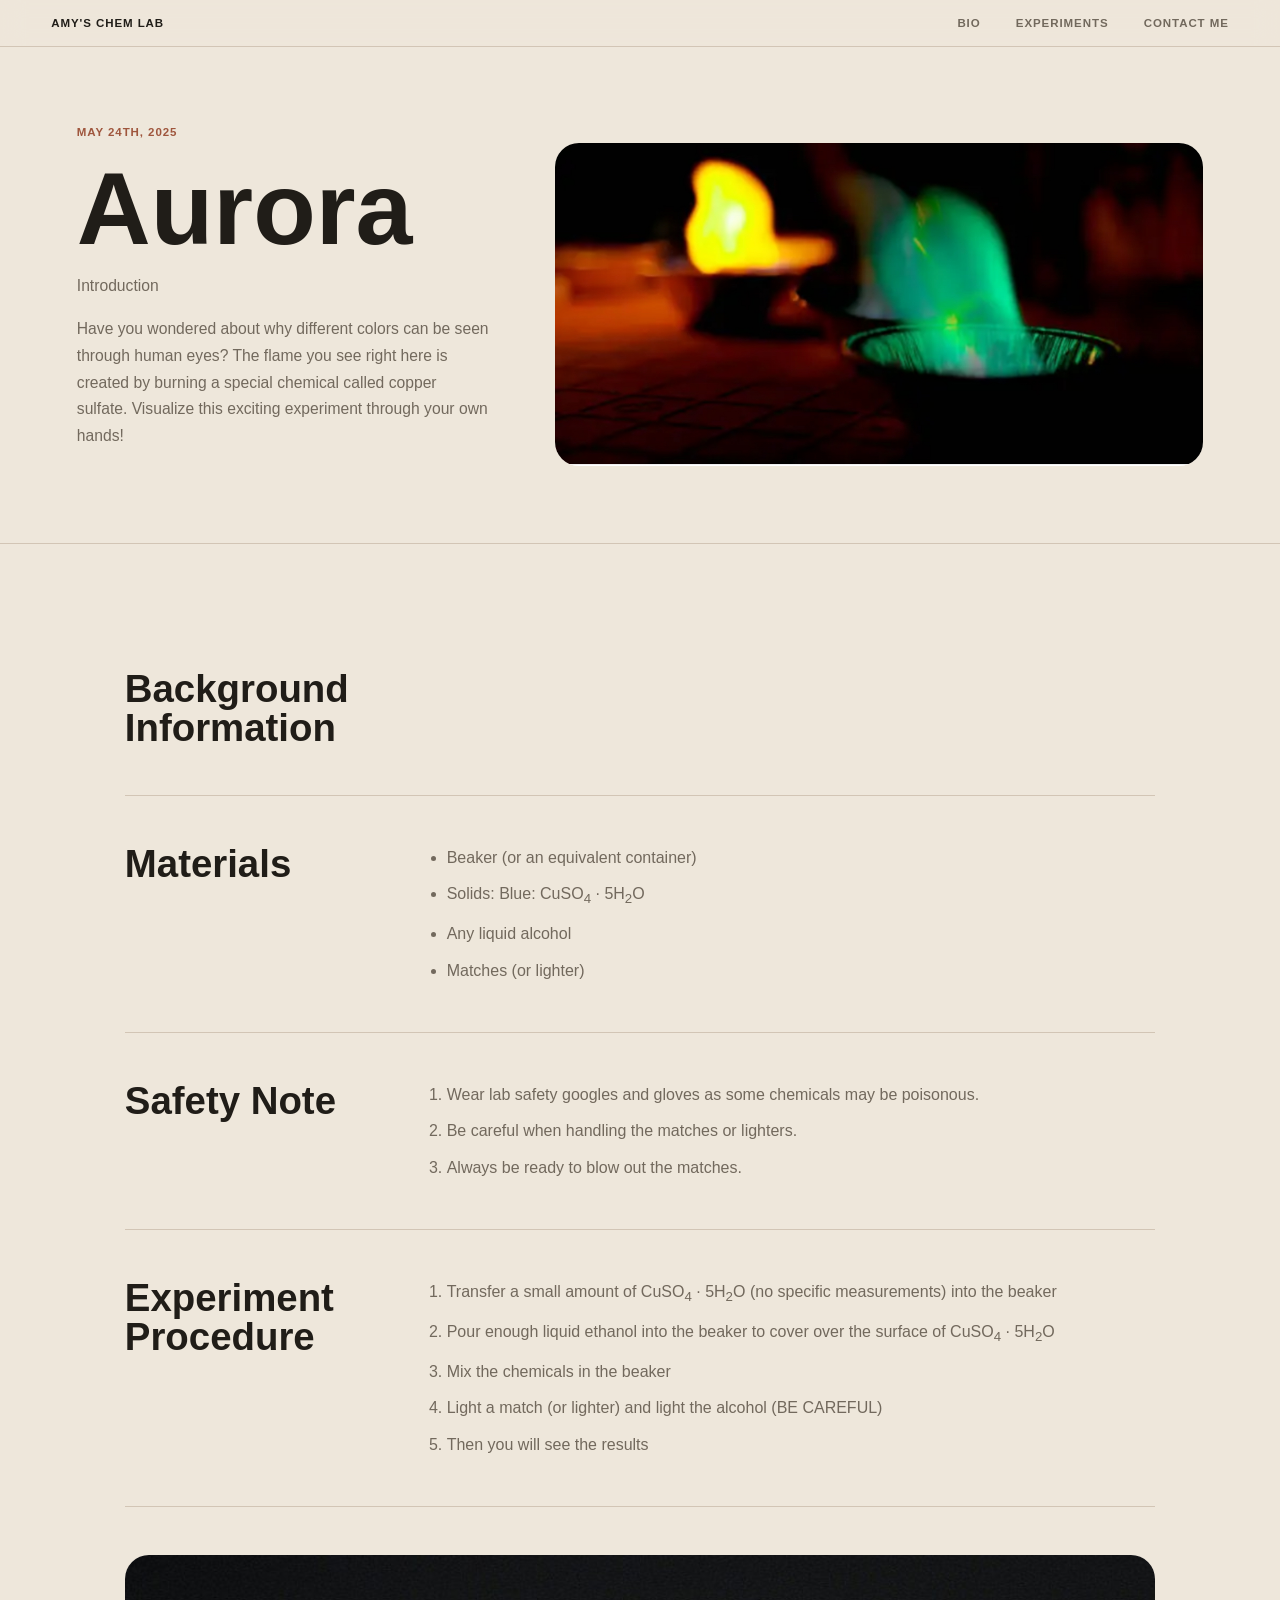
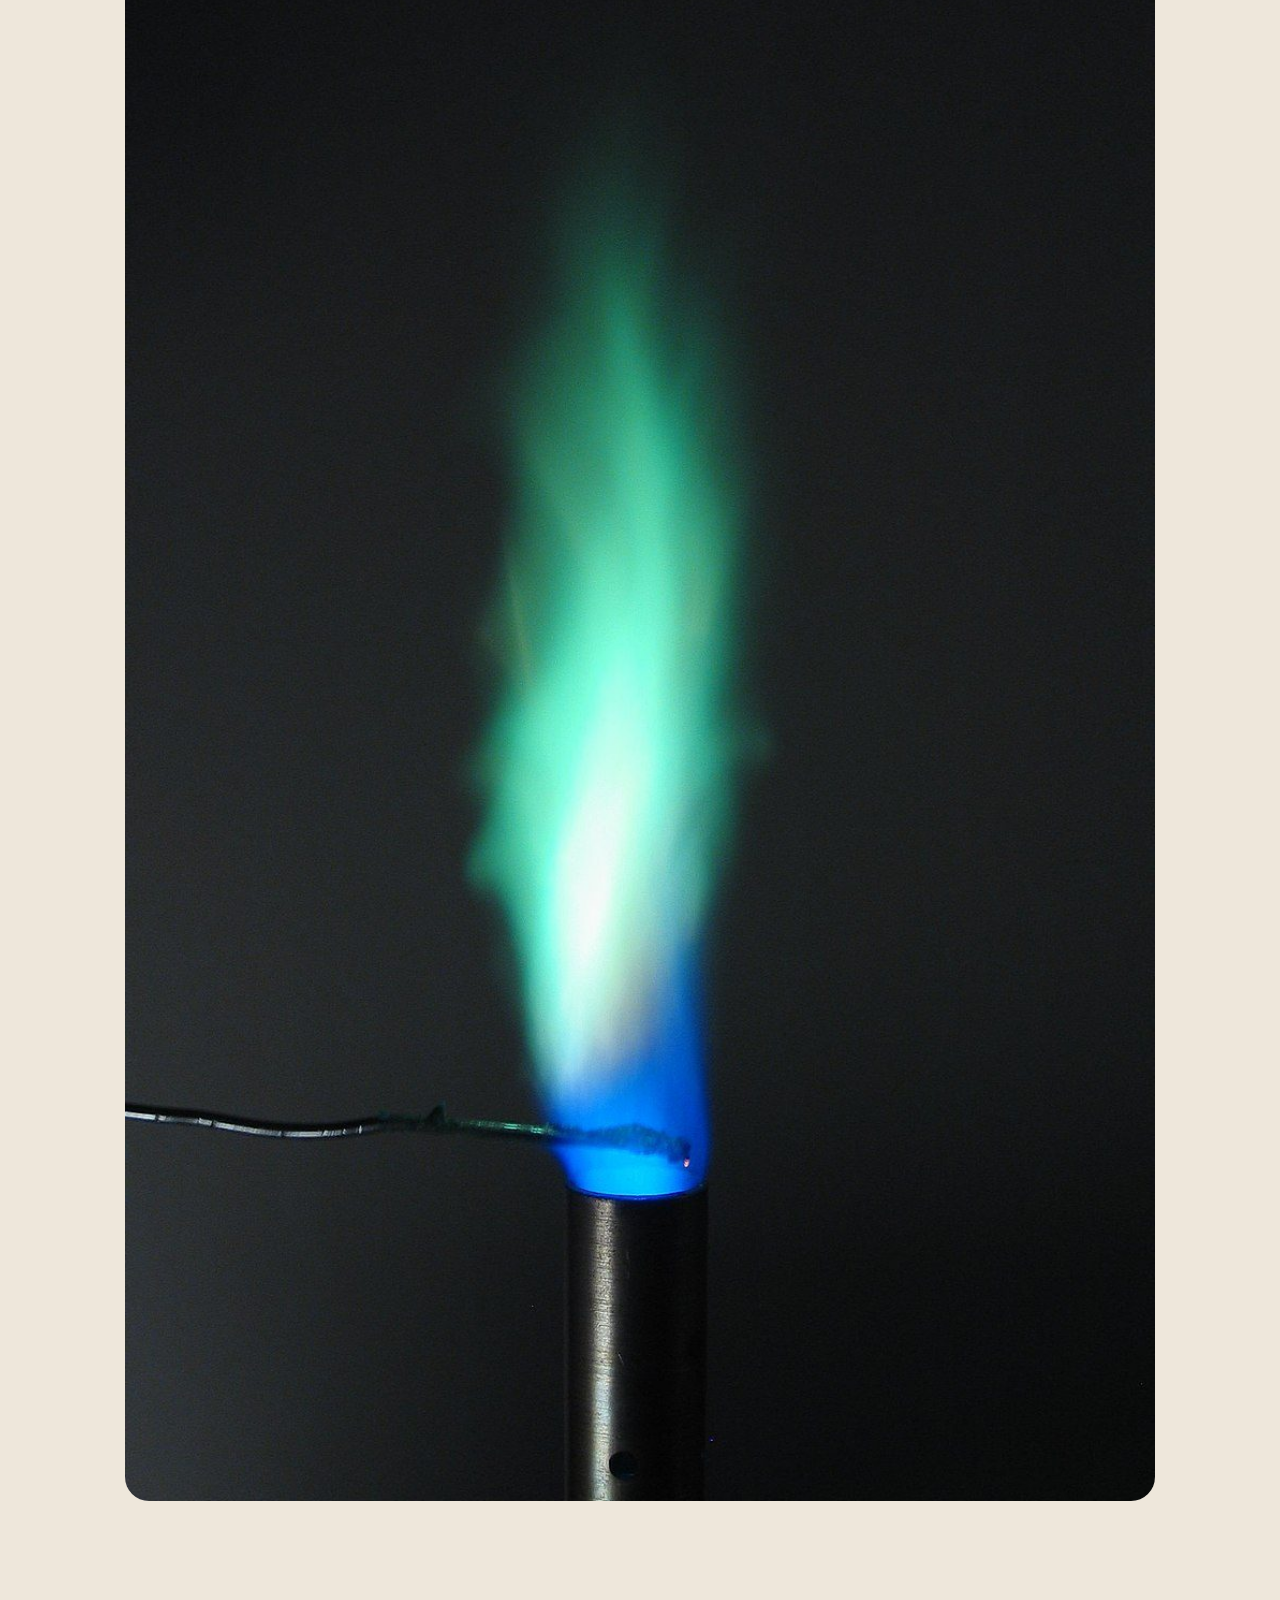
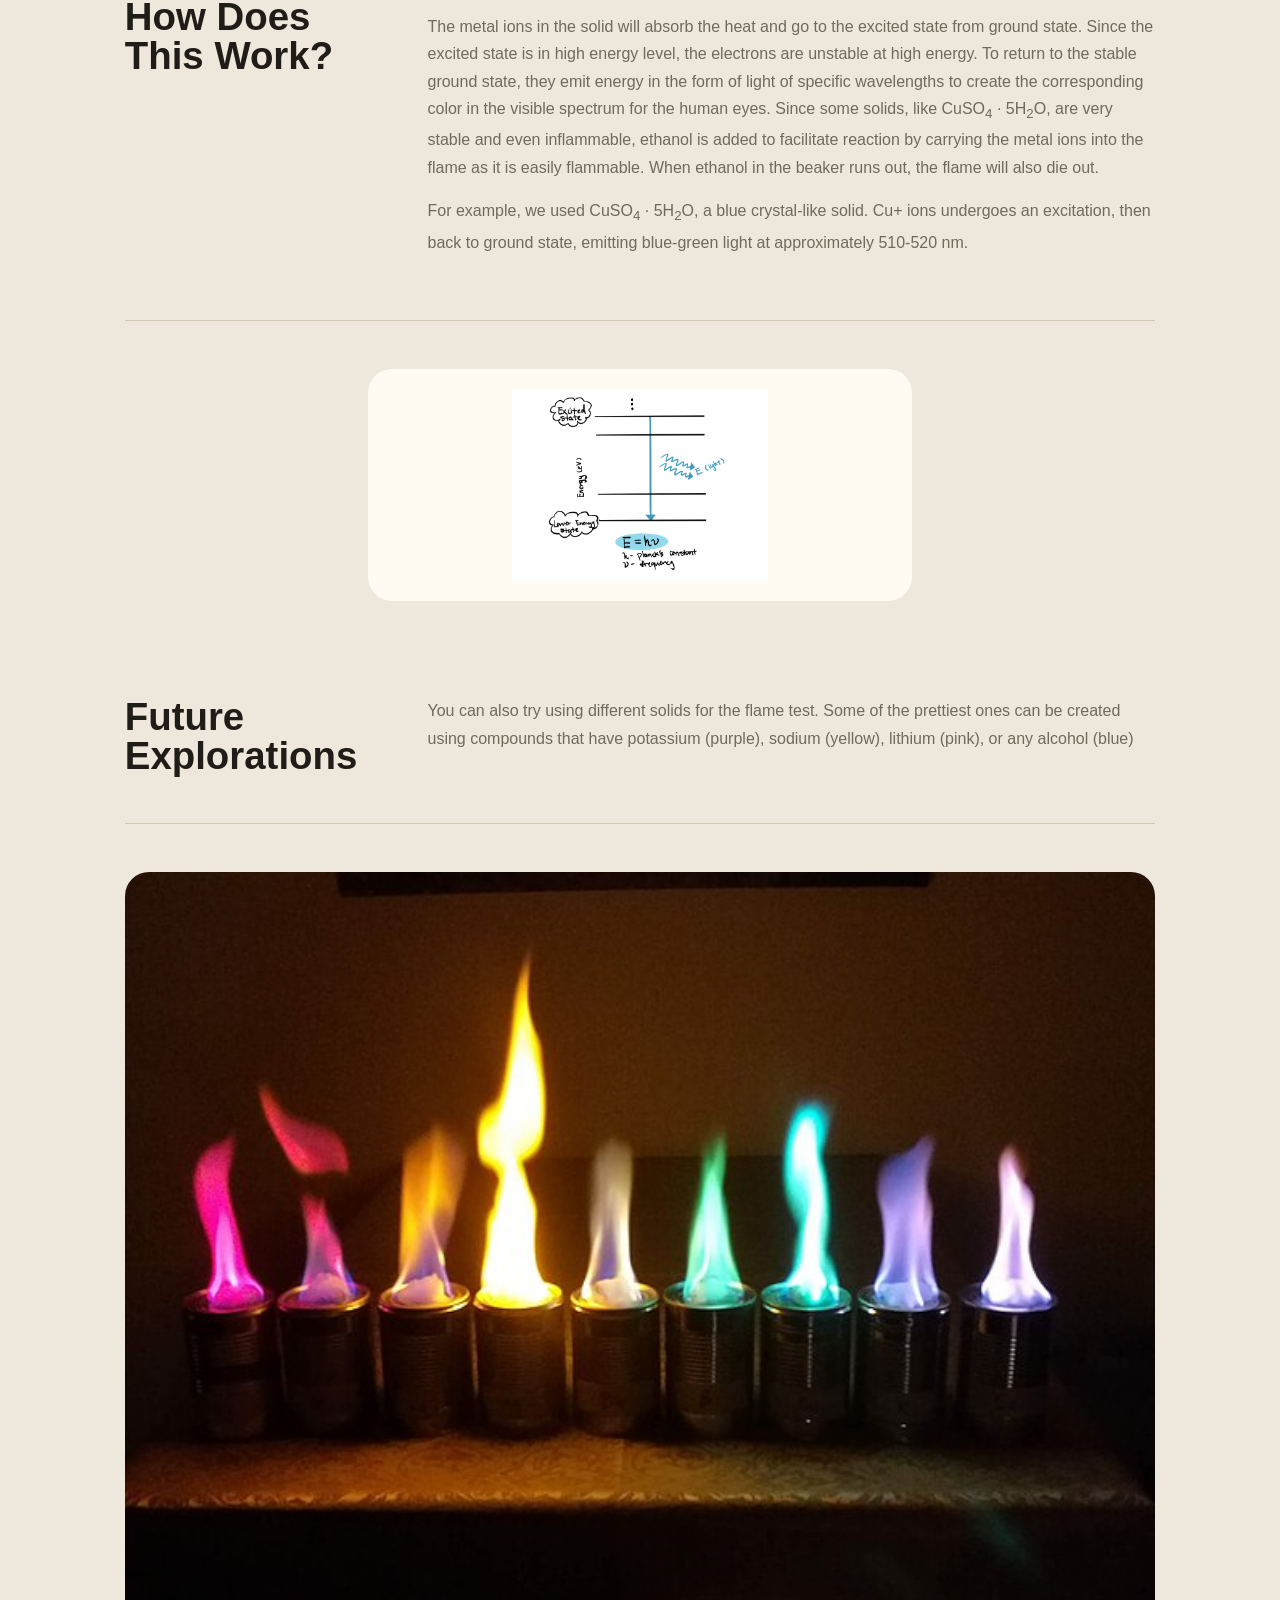
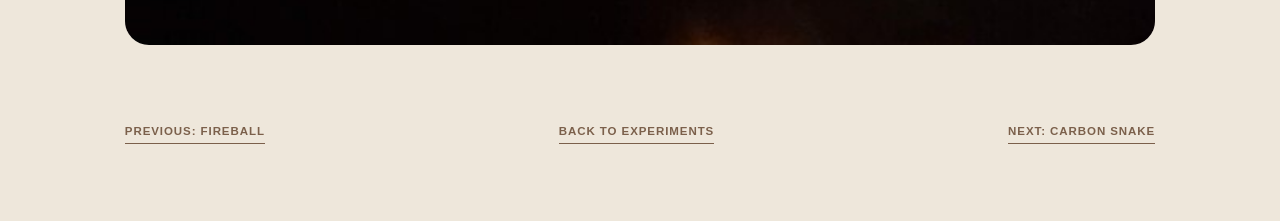
<file: experiments/aurora.html>
<!doctype html>
<html lang="en">
  <head><meta charset="utf-8" /><meta name="viewport" content="width=device-width, initial-scale=1" /><title>Aurora | Chemistry Experiments</title><link rel="stylesheet" href="../styles.css" /></head>
  <body>
    <header class="site-header"><a class="brand" href="../index.html#top">Amy's Chem Lab</a><nav aria-label="Main navigation"><a href="../index.html#bio">Bio</a><a href="../index.html#experiments">Experiments</a><a href="../index.html#contact">Contact me</a></nav></header>
    <main class="detail-main">
      <section class="detail-hero"><div><p class="tiny-label">May 24th, 2025</p><h1>Aurora</h1><p class="detail-summary">Introduction</p><p>Have you wondered about why different colors can be seen through human eyes? The flame you see right here is created by burning a special chemical called copper sulfate. Visualize this exciting experiment through your own hands!</p></div><figure class="photo detail-image" data-title="Aurora" data-image-key="aurora"><img src="../assets/aurora.jpg" alt="Aurora" onerror="this.closest('.photo').classList.add('missing-image'); this.remove();" /></figure></section>
      <section class="detail-content">
        <article class="detail-section"><h2>Background Information</h2><p></p></article>
        <article class="detail-section"><h2>Materials</h2><ul><li>Beaker (or an equivalent container)</li><li>Solids: Blue: CuSO<sub>4</sub> · 5H<sub>2</sub>O</li><li>Any liquid alcohol</li><li>Matches (or lighter)</li></ul></article>
        <article class="detail-section"><h2>Safety Note</h2><ol><li>Wear lab safety googles and gloves as some chemicals may be poisonous.</li><li>Be careful when handling the matches or lighters.</li><li>Always be ready to blow out the matches.</li></ol></article>
        <article class="detail-section"><h2>Experiment Procedure</h2><ol><li>Transfer a small amount of CuSO<sub>4</sub> · 5H<sub>2</sub>O (no specific measurements) into the beaker</li><li>Pour enough liquid ethanol into the beaker to cover over the surface of CuSO<sub>4</sub> · 5H<sub>2</sub>O</li><li>Mix the chemicals in the beaker</li><li>Light a match (or lighter) and light the alcohol (BE CAREFUL)</li><li>Then you will see the results</li></ol></article>
        <figure class="photo detail-inline-image" data-title="Aurora Procedure" data-image-key="aurora-procedure"><img src="../assets/aurora-procedure.jpg" alt="Aurora procedure" onerror="this.closest('.photo').classList.add('missing-image'); this.remove();" /></figure>
        <article class="detail-section"><h2>How Does This Work?</h2><div><p>The metal ions in the solid will absorb the heat and go to the excited state from ground state. Since the excited state is in high energy level, the electrons are unstable at high energy. To return to the stable ground state, they emit energy in the form of light of specific wavelengths to create the corresponding color in the visible spectrum for the human eyes. Since some solids, like CuSO<sub>4</sub> · 5H<sub>2</sub>O, are very stable and even inflammable, ethanol is added to facilitate reaction by carrying the metal ions into the flame as it is easily flammable. When ethanol in the beaker runs out, the flame will also die out.</p><p>For example, we used CuSO<sub>4</sub> · 5H<sub>2</sub>O, a blue crystal-like solid. Cu+ ions undergoes an excitation, then back to ground state, emitting blue-green light at approximately 510-520 nm.</p></div></article>
        <figure class="photo detail-inline-image diagram-image" data-title="Aurora Explanation" data-image-key="aurora-explanation"><img src="../assets/aurora-explanation.jpg" alt="Aurora explanation" onerror="this.closest('.photo').classList.add('missing-image'); this.remove();" /></figure>
        <article class="detail-section"><h2>Future Explorations</h2><p>You can also try using different solids for the flame test. Some of the prettiest ones can be created using compounds that have potassium (purple), sodium (yellow), lithium (pink), or any alcohol (blue)</p></article>
        <figure class="photo detail-inline-image" data-title="Aurora Further Explorations" data-image-key="aurora-further-explorations"><img src="../assets/aurora-further-explorations.jpg" alt="Aurora further explorations" onerror="this.closest('.photo').classList.add('missing-image'); this.remove();" /></figure>
        <div class="detail-actions">
          <a class="text-link" href="fireball.html">Previous: Fireball</a>
          <a class="text-link" href="../index.html#experiments">Back to experiments</a>
          <a class="text-link" href="carbon-snake.html">Next: Carbon Snake</a>
        </div>
      </section>
    </main>
    <script src="../script.js"></script>
  </body>
</html>
</file>
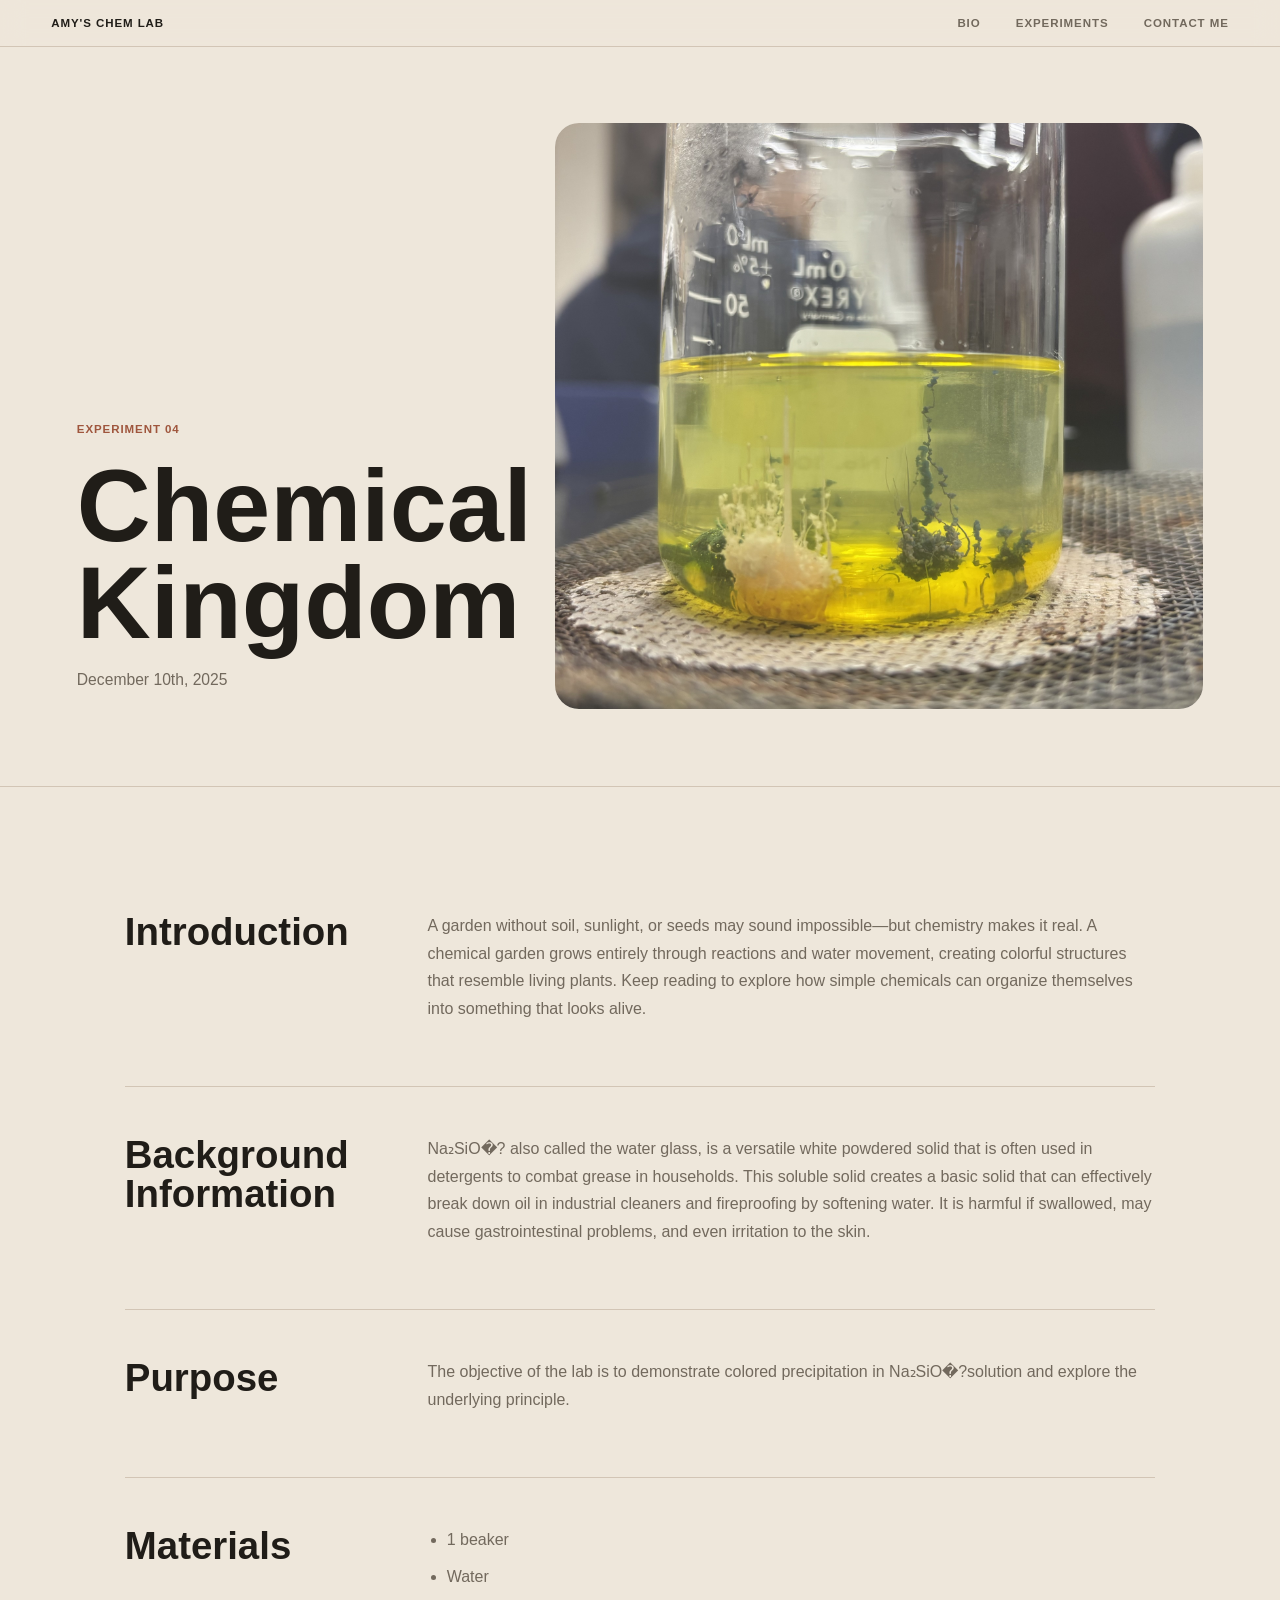
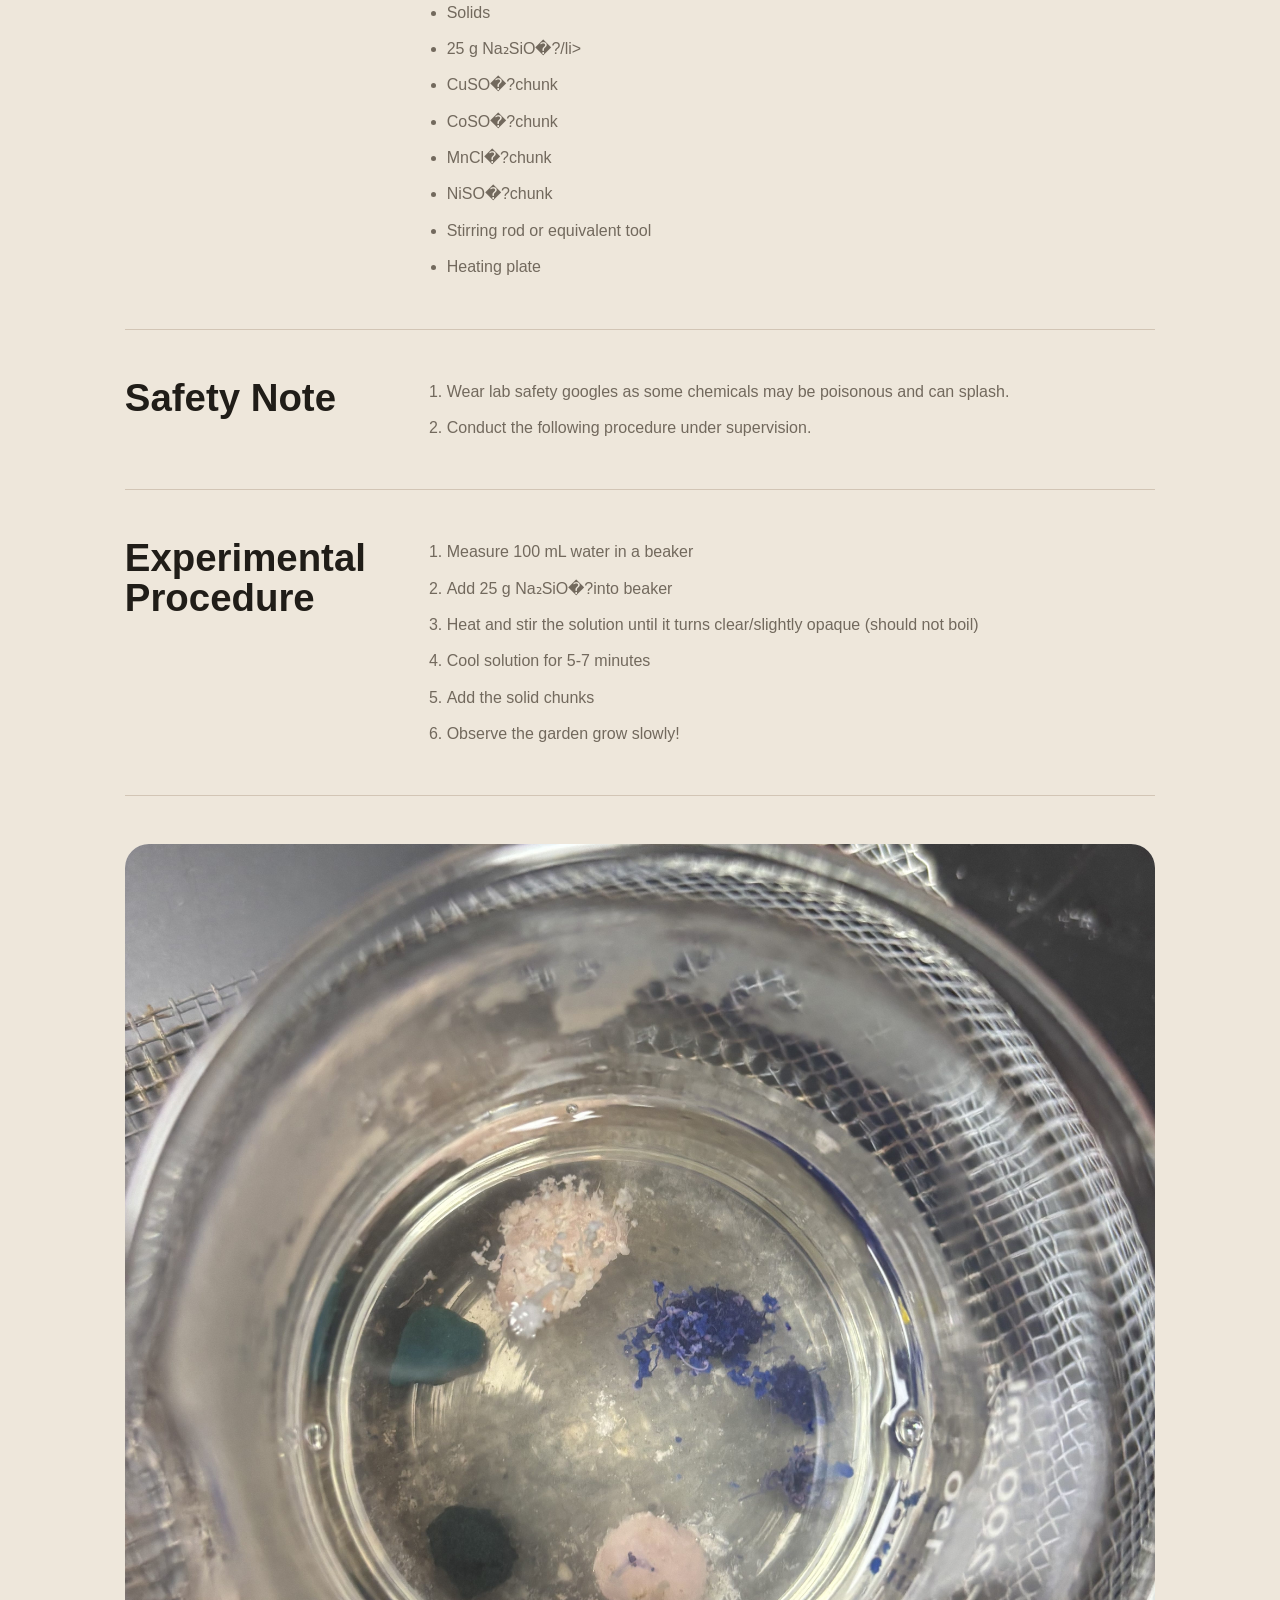
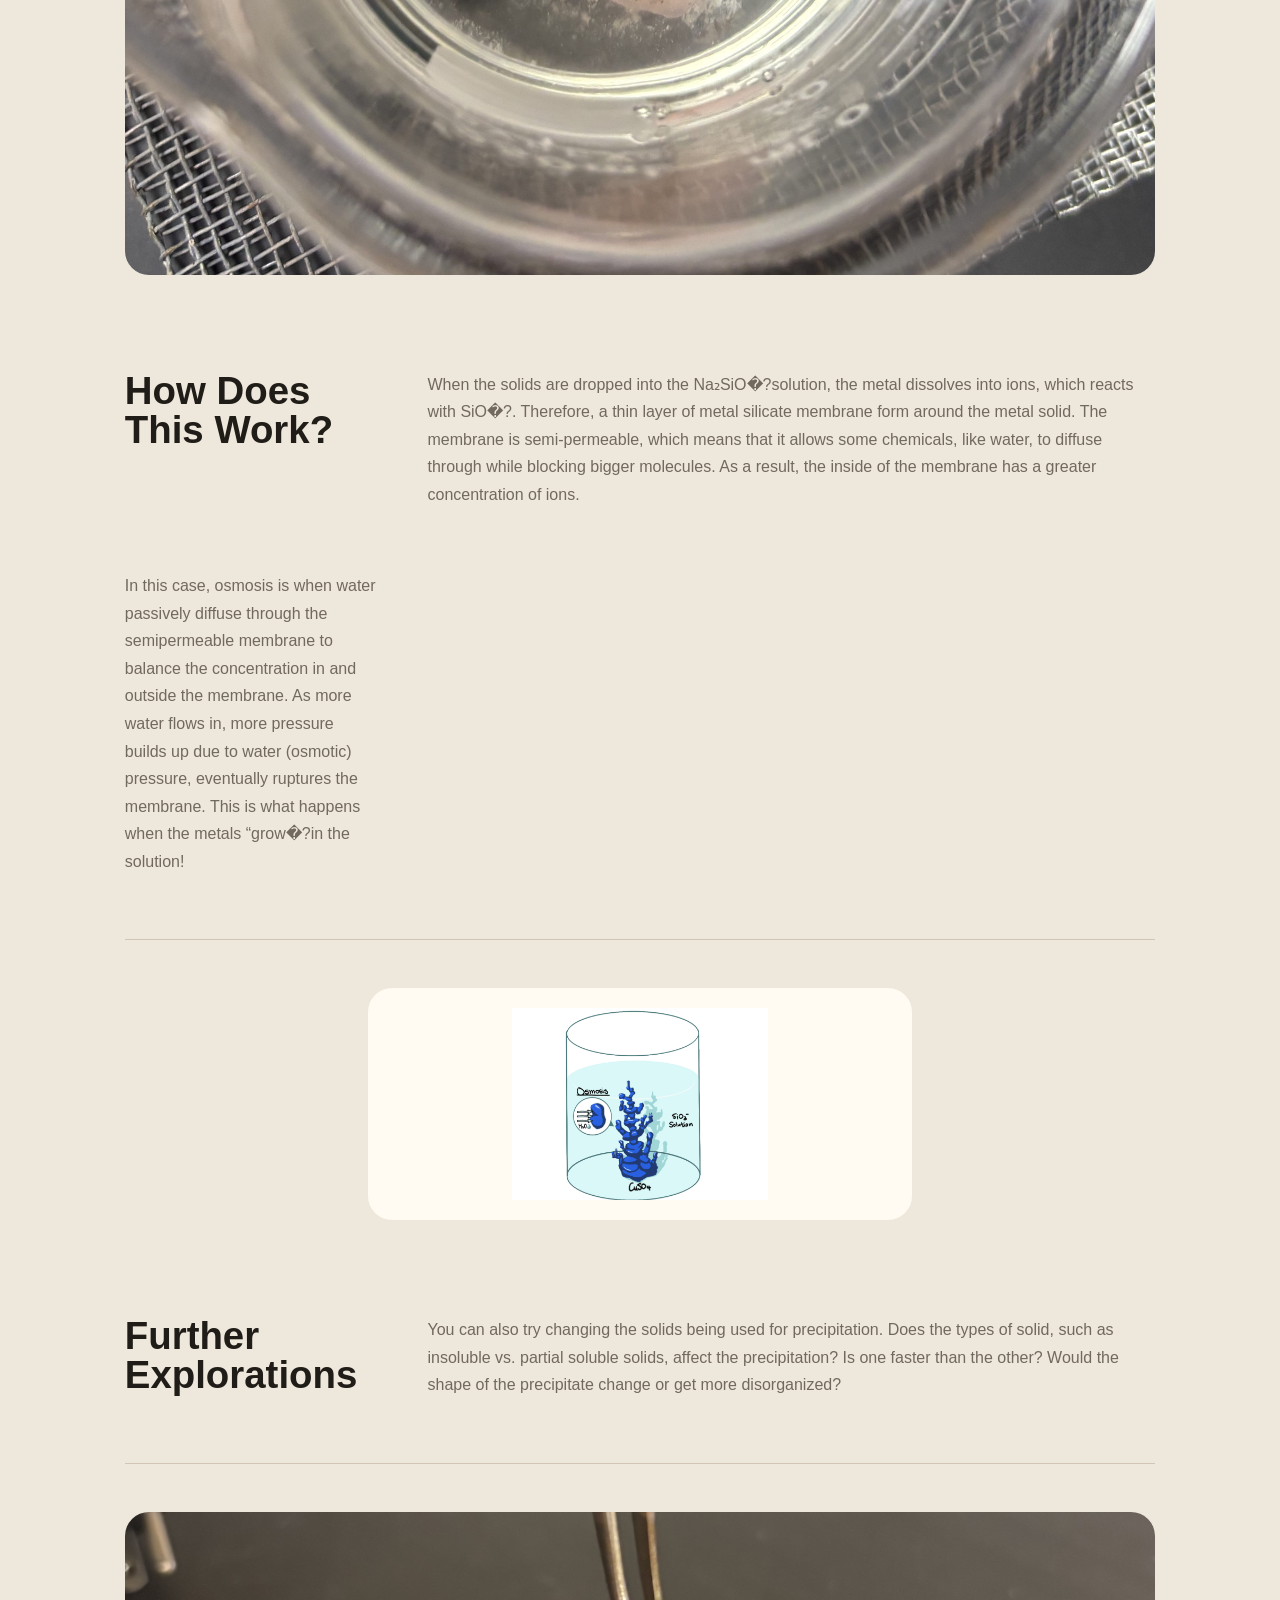
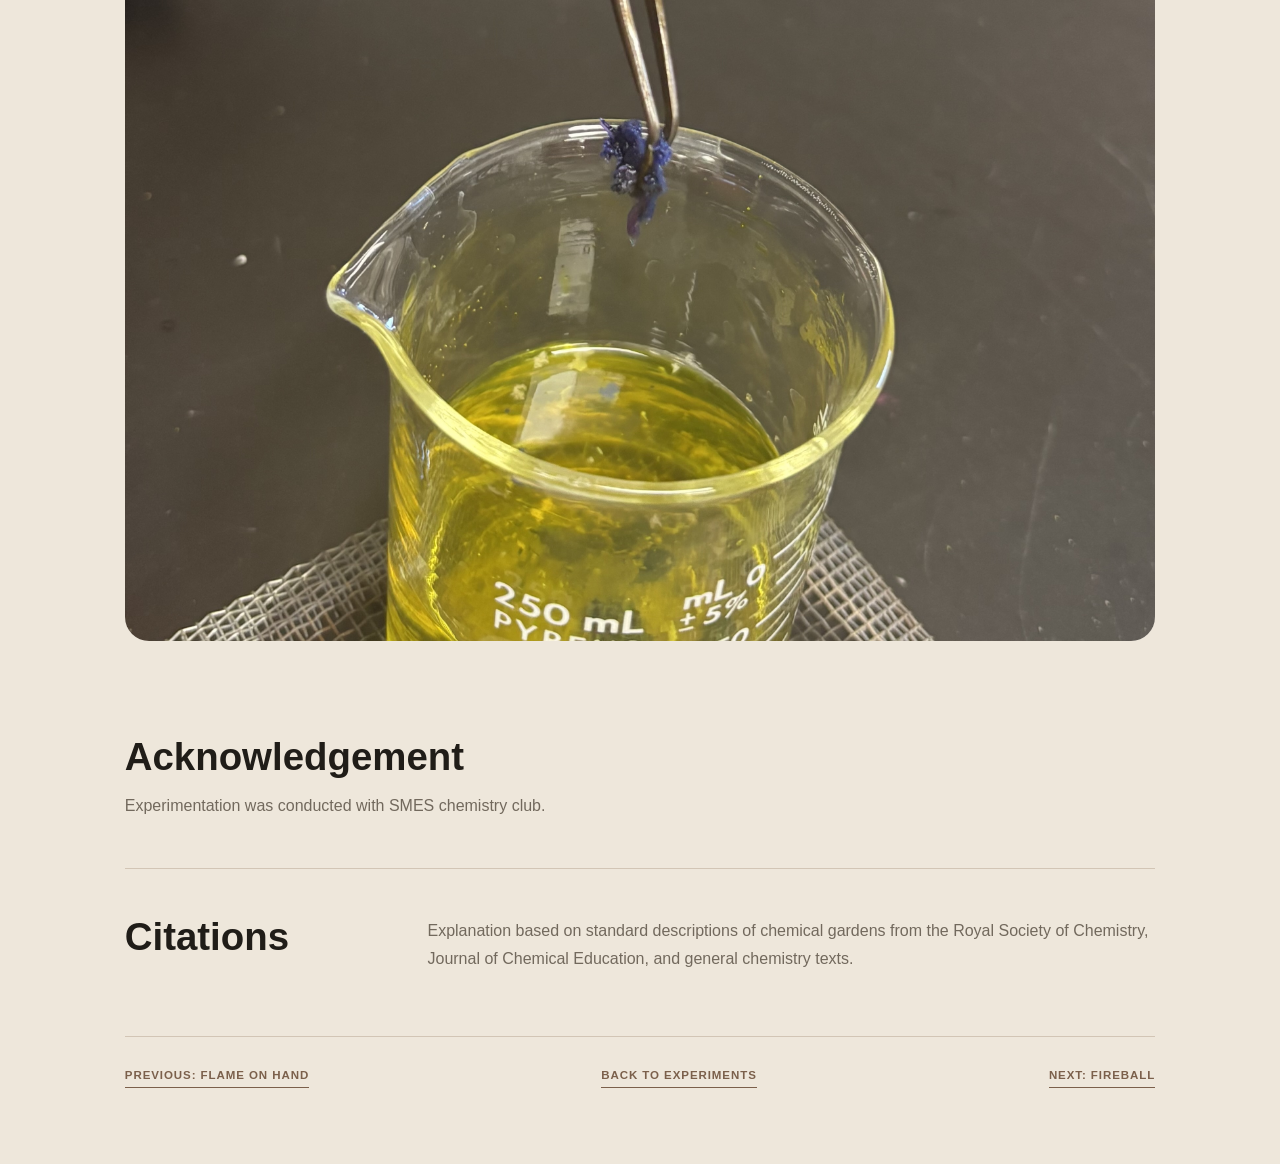
<file: experiments/chemical-kingdom.html>
<!doctype html>
<html lang="en">
  <head>
    <meta charset="utf-8" />
    <meta name="viewport" content="width=device-width, initial-scale=1" />
    <title>Chemical Kingdom | Chemistry Experiments</title>
    <link rel="stylesheet" href="../styles.css" />
  </head>
  <body>
    <header class="site-header">
      <a class="brand" href="../index.html#top">Amy's Chem Lab</a>
      <nav aria-label="Main navigation">
        <a href="../index.html#bio">Bio</a>
        <a href="../index.html#experiments">Experiments</a>
        <a href="../index.html#contact">Contact me</a>
      </nav>
    </header>

    <main class="detail-main">
      <section class="detail-hero">
        <div>
          <p class="tiny-label">Experiment 04</p>
          <h1>Chemical Kingdom</h1>
          <p class="detail-summary">
            December 10th, 2025
          </p>
        </div>
        <figure class="photo detail-image" data-title="Chemical Kingdom" data-image-key="chemical-kingdom">
          <img
            src="../assets/chemical-kingdom.jpg"
            alt="Chemical Kingdom experiment"
            onerror="this.closest('.photo').classList.add('missing-image'); this.remove();"
          />
        </figure>
      </section>

      <section class="detail-content">
        <article class="detail-section">
          <h2>Introduction</h2>
          <p>
            A garden without soil, sunlight, or seeds may sound impossible—but
            chemistry makes it real. A chemical garden grows entirely through
            reactions and water movement, creating colorful structures that
            resemble living plants. Keep reading to explore how simple chemicals
            can organize themselves into something that looks alive.
          </p>
        </article>

        <article class="detail-section">
          <h2>Background Information</h2>
          <p>
            Na₂SiO�? also called the water glass, is a versatile white powdered
            solid that is often used in detergents to combat grease in households.
            This soluble solid creates a basic solid that can effectively break
            down oil in industrial cleaners and fireproofing by softening water.
            It is harmful if swallowed, may cause gastrointestinal problems, and
            even irritation to the skin.
          </p>
        </article>

        <article class="detail-section">
          <h2>Purpose</h2>
          <p>
            The objective of the lab is to demonstrate colored precipitation in
            Na₂SiO�?solution and explore the underlying principle.
          </p>
        </article>

        <article class="detail-section">
          <h2>Materials</h2>
          <ul>
            <li>1 beaker</li>
            <li>Water</li>
            <li>Solids</li>
            <li>25 g Na₂SiO�?/li>
            <li>CuSO�?chunk</li>
            <li>CoSO�?chunk</li>
            <li>MnCl�?chunk</li>
            <li>NiSO�?chunk</li>
            <li>Stirring rod or equivalent tool</li>
            <li>Heating plate</li>
          </ul>
        </article>

        <article class="detail-section">
          <h2>Safety Note</h2>
          <ol>
            <li>Wear lab safety googles as some chemicals may be poisonous and can splash.</li>
            <li>Conduct the following procedure under supervision.</li>
          </ol>
        </article>

        <article class="detail-section">
          <h2>Experimental Procedure</h2>
          <ol>
            <li>Measure 100 mL water in a beaker</li>
            <li>Add 25 g Na₂SiO�?into beaker</li>
            <li>Heat and stir the solution until it turns clear/slightly opaque (should not boil)</li>
            <li>Cool solution for 5-7 minutes</li>
            <li>Add the solid chunks</li>
            <li>Observe the garden grow slowly!</li>
          </ol>
        </article>

        <figure class="photo detail-inline-image" data-title="Chemical Kingdom Observation" data-image-key="chemical-kingdom-observation">
          <img
            src="../assets/chemical-kingdom-observation.jpg"
            alt="Chemical Kingdom observation image"
            onerror="this.closest('.photo').classList.add('missing-image'); this.remove();"
          />
        </figure>

        <article class="detail-section">
          <h2>How Does This Work?</h2>
          <p>
            When the solids are dropped into the Na₂SiO�?solution, the metal
            dissolves into ions, which reacts with SiO�?. Therefore, a thin layer
            of metal silicate membrane form around the metal solid. The membrane
            is semi-permeable, which means that it allows some chemicals, like
            water, to diffuse through while blocking bigger molecules. As a
            result, the inside of the membrane has a greater concentration of ions.
          </p>
          <p>
            In this case, osmosis is when water passively diffuse through the
            semipermeable membrane to balance the concentration in and outside the
            membrane. As more water flows in, more pressure builds up due to water
            (osmotic) pressure, eventually ruptures the membrane. This is what
            happens when the metals “grow�?in the solution!
          </p>
        </article>

        <figure class="photo detail-inline-image diagram-image" data-title="Chemical Garden Diagram" data-image-key="chemical-kingdom-diagram">
          <img
            src="../assets/chemical-kingdom-diagram.jpg"
            alt="Diagram showing how a chemical garden grows"
            onerror="this.closest('.photo').classList.add('missing-image'); this.remove();"
          />
        </figure>

        <article class="detail-section">
          <h2>Further Explorations</h2>
          <p>
            You can also try changing the solids being used for precipitation.
            Does the types of solid, such as insoluble vs. partial soluble solids,
            affect the precipitation? Is one faster than the other? Would the
            shape of the precipitate change or get more disorganized?
          </p>
        </article>

        <figure class="photo detail-inline-image" data-title="Further Explorations" data-image-key="chemical-kingdom-further-explorations">
          <img
            src="../assets/chemical-kingdom-further-explorations.jpg"
            alt="Chemical Kingdom further explorations image"
            onerror="this.closest('.photo').classList.add('missing-image'); this.remove();"
          />
        </figure>

        <article class="detail-section acknowledgement-section">
          <h2>Acknowledgement</h2>
          <p>
            Experimentation was conducted with SMES chemistry club.
          </p>
        </article>

        <article class="detail-section">
          <h2>Citations</h2>
          <p>
            Explanation based on standard descriptions of chemical gardens from
            the Royal Society of Chemistry, Journal of Chemical Education, and
            general chemistry texts.
          </p>
        </article>

        <div class="detail-actions">
          <a class="text-link" href="flame-on-hand.html">Previous: Flame on Hand</a>
          <a class="text-link" href="../index.html#experiments">Back to experiments</a>
          <a class="text-link" href="fireball.html">Next: Fireball</a>
        </div>
      </section>
    </main>
    <script src="../script.js"></script>
  </body>
</html>
</file>
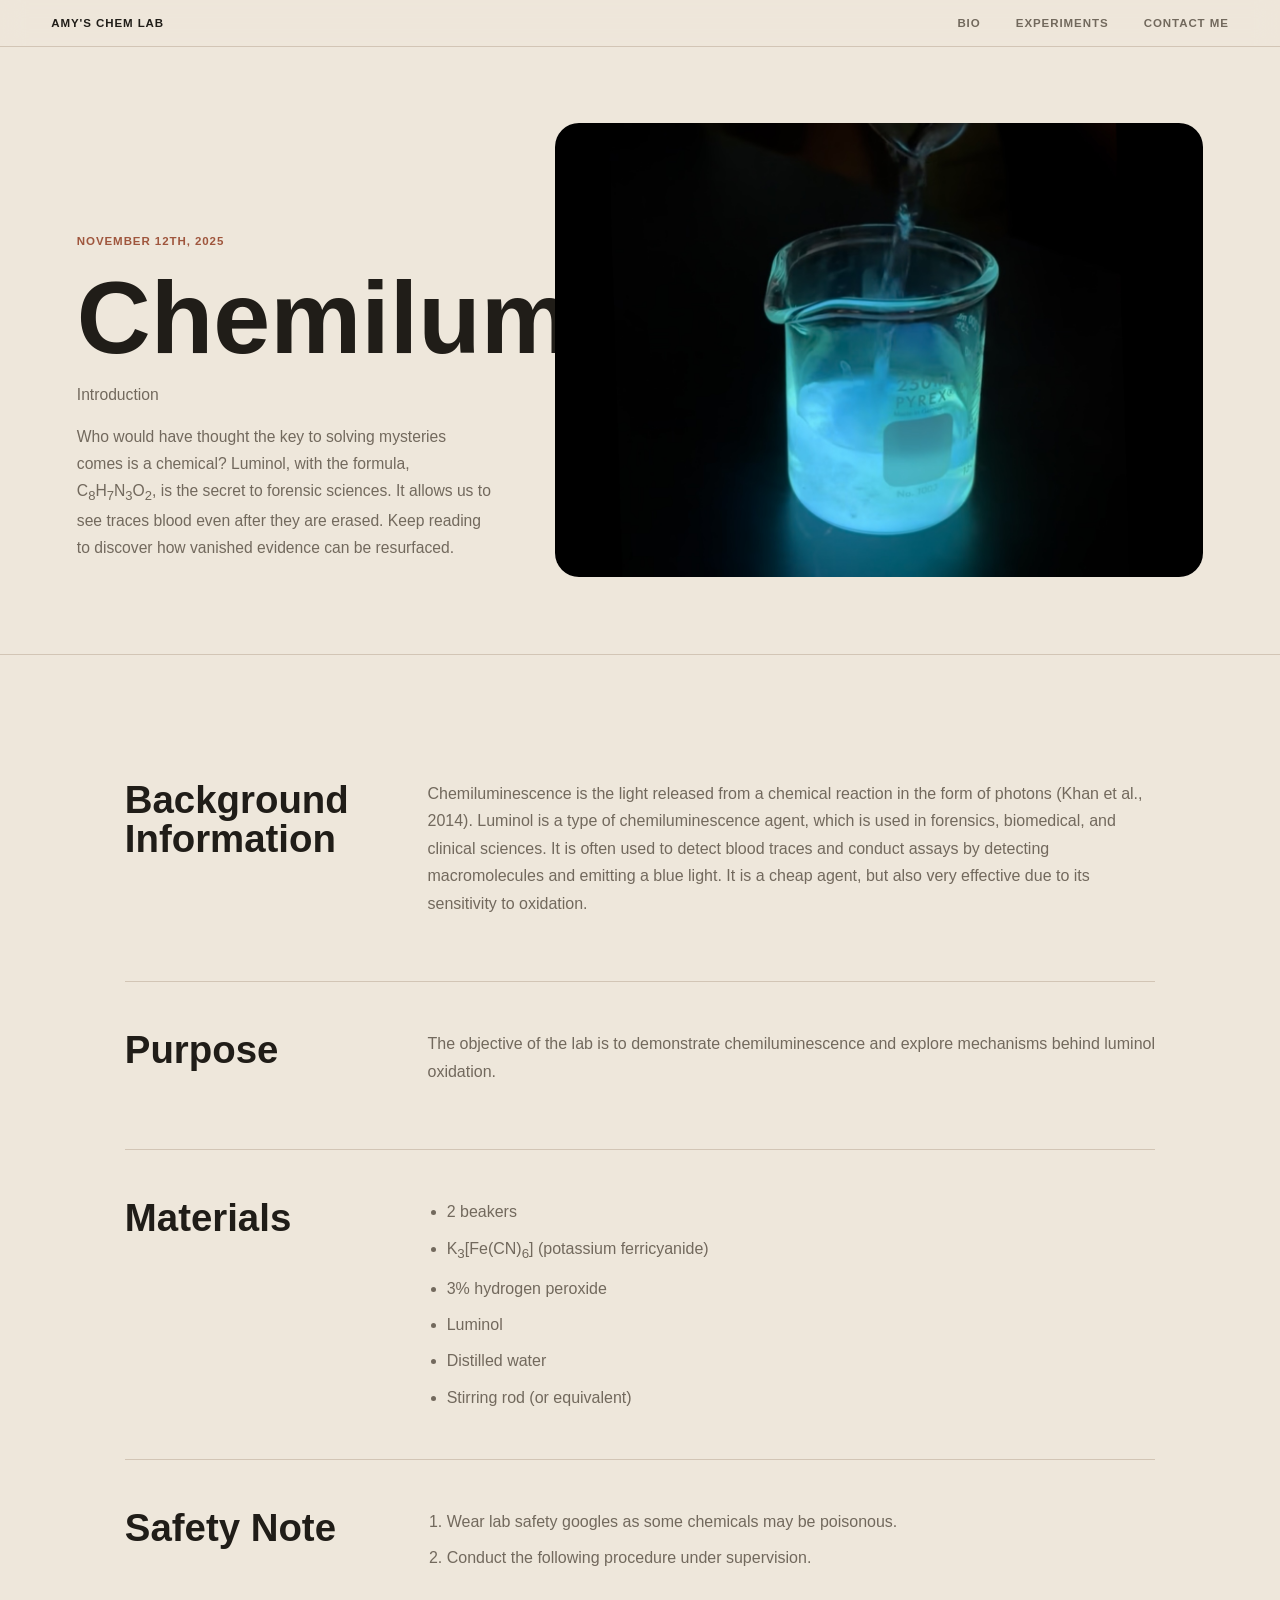
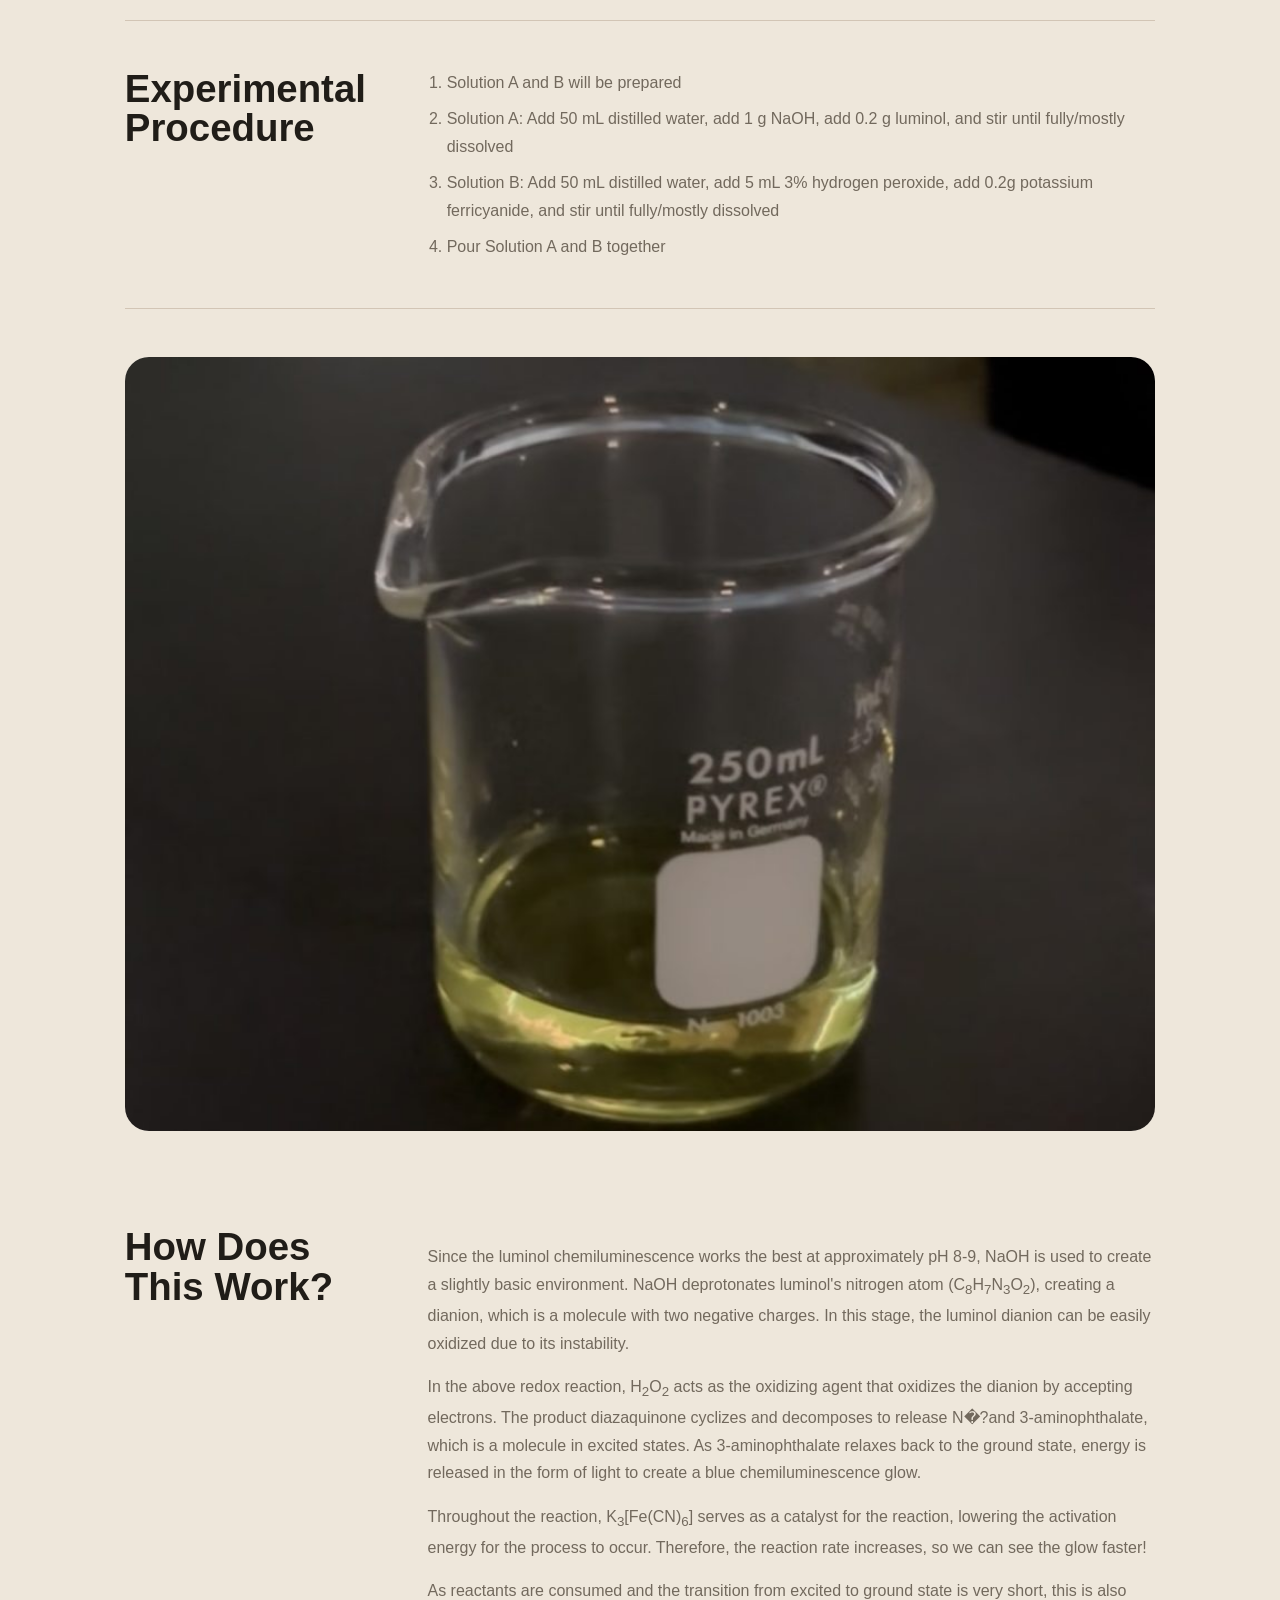
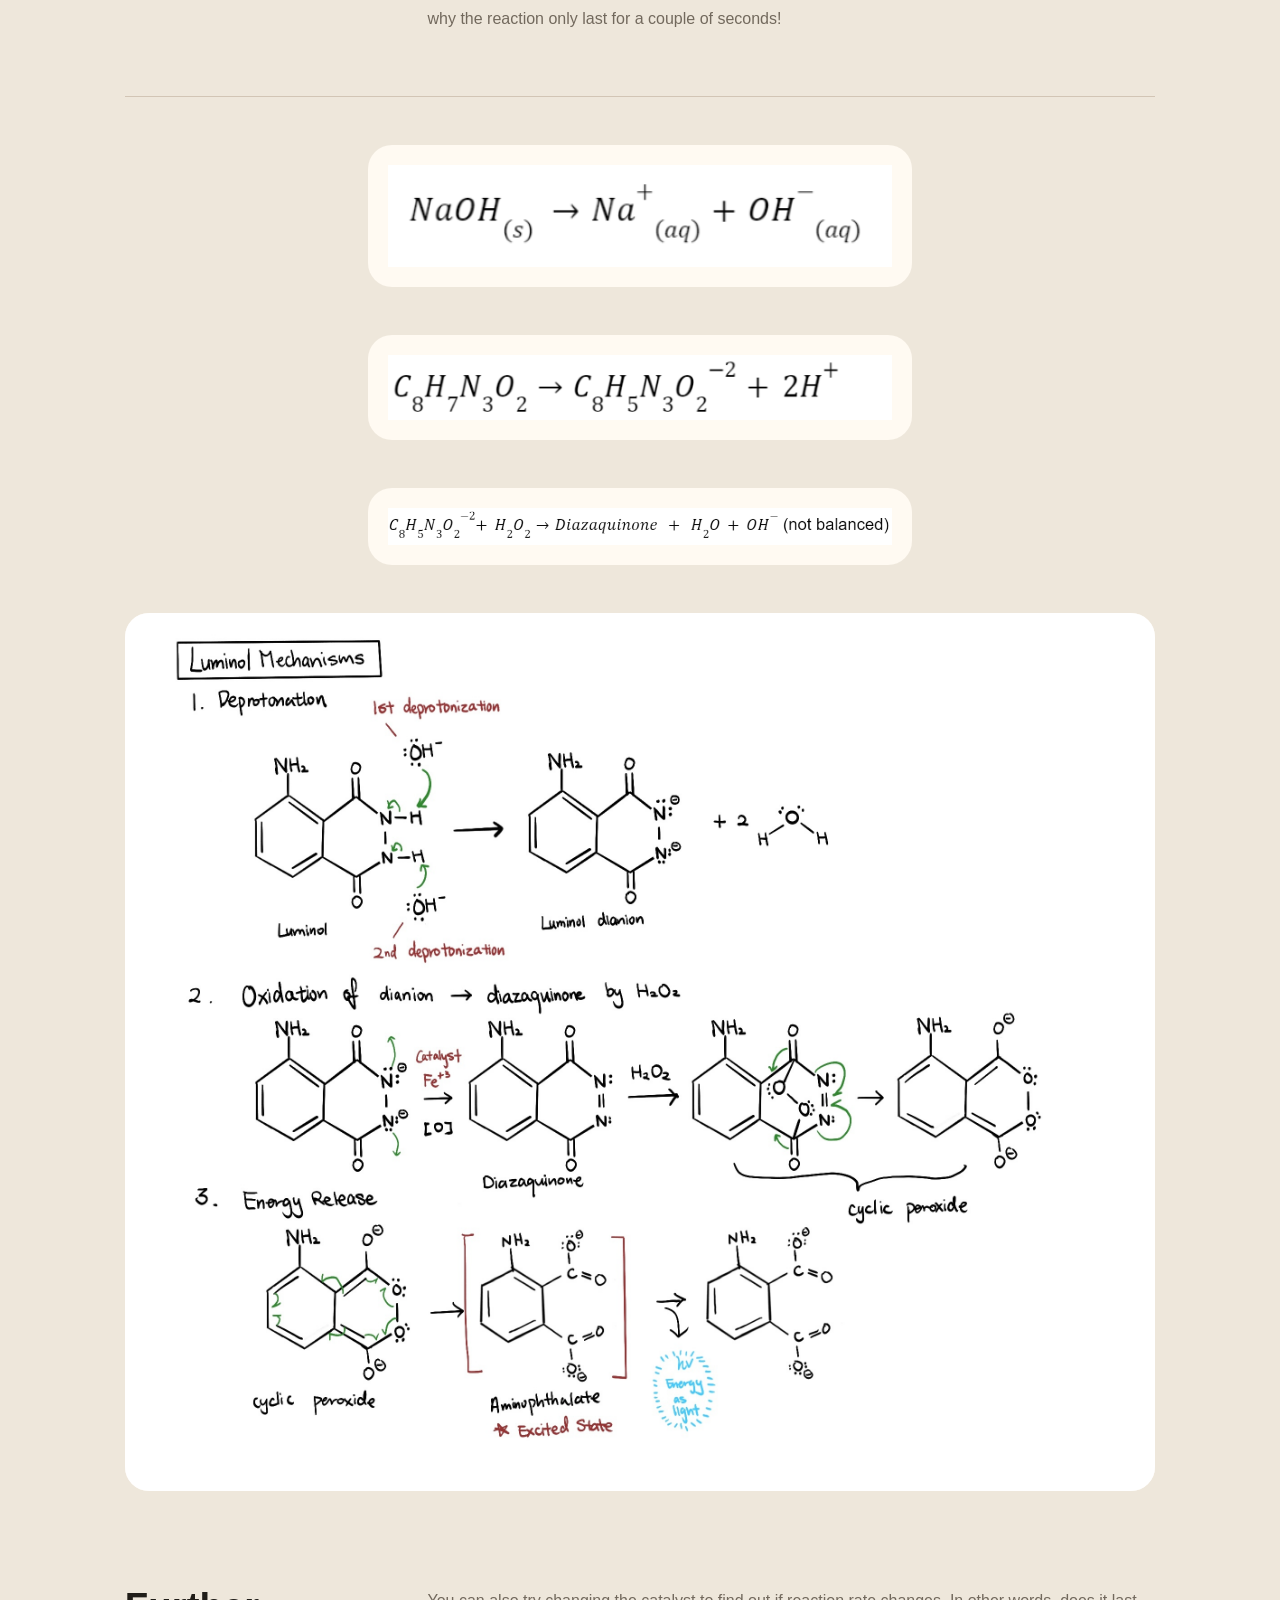
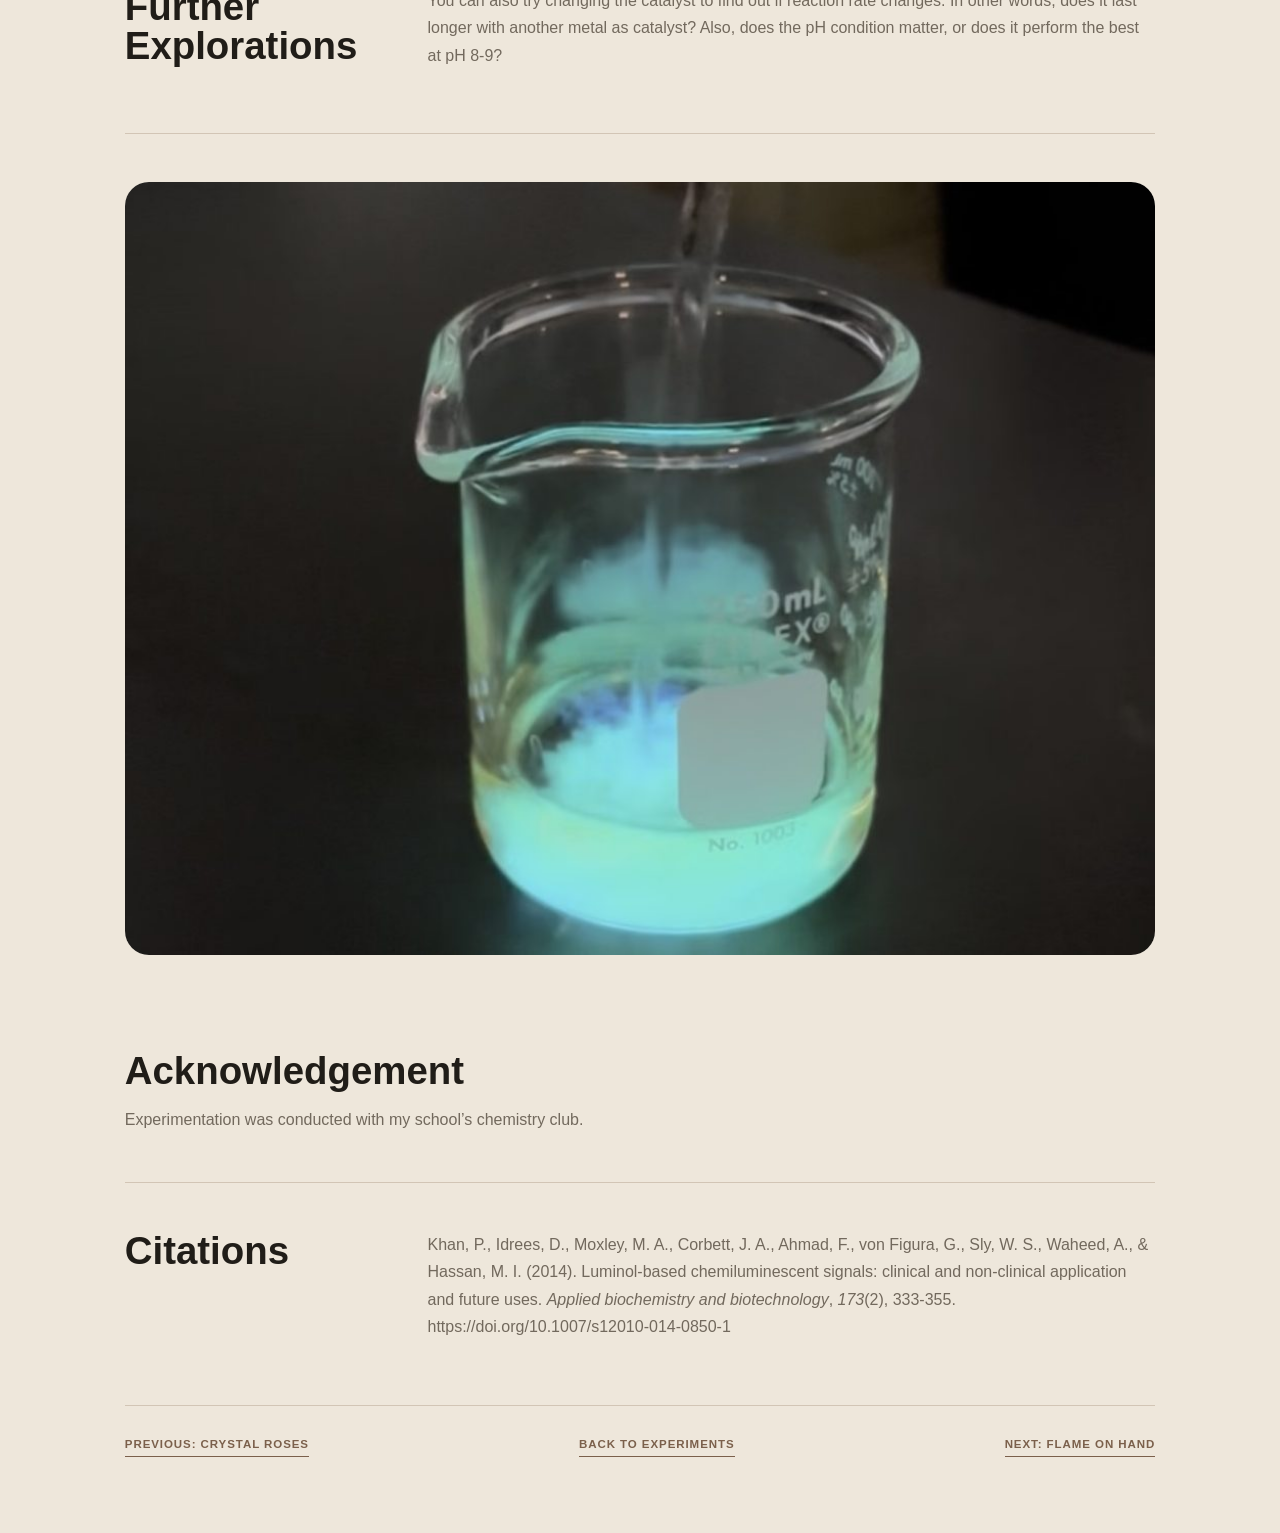
<file: experiments/chemiluminescence.html>
<!doctype html>
<html lang="en">
  <head><meta charset="utf-8" /><meta name="viewport" content="width=device-width, initial-scale=1" /><title>Chemiluminescence | Chemistry Experiments</title><link rel="stylesheet" href="../styles.css" /></head>
  <body>
    <header class="site-header"><a class="brand" href="../index.html#top">Amy's Chem Lab</a><nav aria-label="Main navigation"><a href="../index.html#bio">Bio</a><a href="../index.html#experiments">Experiments</a><a href="../index.html#contact">Contact me</a></nav></header>
    <main class="detail-main">
      <section class="detail-hero">
        <div>
          <p class="tiny-label">November 12th, 2025</p>
          <h1>Chemiluminescence</h1>
          <p class="detail-summary">Introduction</p>
          <p>Who would have thought the key to solving mysteries comes is a chemical? Luminol, with the formula, C<sub>8</sub>H<sub>7</sub>N<sub>3</sub>O<sub>2</sub>, is the secret to forensic sciences. It allows us to see traces blood even after they are erased. Keep reading to discover how vanished evidence can be resurfaced.</p>
        </div>
        <figure class="photo detail-image" data-title="Chemiluminescence" data-image-key="chemiluminescence">
          <img src="../assets/chemiluminescence.jpg" alt="Chemiluminescence" onerror="this.closest('.photo').classList.add('missing-image'); this.remove();" />
        </figure>
      </section>

      <section class="detail-content">
        <article class="detail-section"><h2>Background Information</h2><p>Chemiluminescence is the light released from a chemical reaction in the form of photons (Khan et al., 2014). Luminol is a type of chemiluminescence agent, which is used in forensics, biomedical, and clinical sciences. It is often used to detect blood traces and conduct assays by detecting macromolecules and emitting a blue light. It is a cheap agent, but also very effective due to its sensitivity to oxidation.</p></article>
        <article class="detail-section"><h2>Purpose</h2><p>The objective of the lab is to demonstrate chemiluminescence and explore mechanisms behind luminol oxidation.</p></article>
        <article class="detail-section"><h2>Materials</h2><ul><li>2 beakers</li><li>K<sub>3</sub>[Fe(CN)<sub>6</sub>] (potassium ferricyanide)</li><li>3% hydrogen peroxide</li><li>Luminol</li><li>Distilled water</li><li>Stirring rod (or equivalent)</li></ul></article>
        <article class="detail-section"><h2>Safety Note</h2><ol><li>Wear lab safety googles as some chemicals may be poisonous.</li><li>Conduct the following procedure under supervision.</li></ol></article>
        <article class="detail-section"><h2>Experimental Procedure</h2><ol><li>Solution A and B will be prepared</li><li>Solution A: Add 50 mL distilled water, add 1 g NaOH, add 0.2 g luminol, and stir until fully/mostly dissolved</li><li>Solution B: Add 50 mL distilled water, add 5 mL 3% hydrogen peroxide, add 0.2g potassium ferricyanide, and stir until fully/mostly dissolved</li><li>Pour Solution A and B together</li></ol></article>
        <figure class="photo detail-inline-image" data-title="Chemiluminescence Procedure" data-image-key="chemiluminescence-procedure"><img src="../assets/chemiluminescence-procedure.jpg" alt="Chemiluminescence procedure" onerror="this.closest('.photo').classList.add('missing-image'); this.remove();" /></figure>
        <article class="detail-section"><h2>How Does This Work?</h2><div><p>Since the luminol chemiluminescence works the best at approximately pH 8-9, NaOH is used to create a slightly basic environment. NaOH deprotonates luminol's nitrogen atom (C<sub>8</sub>H<sub>7</sub>N<sub>3</sub>O<sub>2</sub>), creating a dianion, which is a molecule with two negative charges. In this stage, the luminol dianion can be easily oxidized due to its instability.</p><p>In the above redox reaction, H<sub>2</sub>O<sub>2</sub> acts as the oxidizing agent that oxidizes the dianion by accepting electrons. The product diazaquinone cyclizes and decomposes to release N�?and 3-aminophthalate, which is a molecule in excited states. As 3-aminophthalate relaxes back to the ground state, energy is released in the form of light to create a blue chemiluminescence glow.</p><p>Throughout the reaction, K<sub>3</sub>[Fe(CN)<sub>6</sub>] serves as a catalyst for the reaction, lowering the activation energy for the process to occur. Therefore, the reaction rate increases, so we can see the glow faster!</p><p>As reactants are consumed and the transition from excited to ground state is very short, this is also why the reaction only last for a couple of seconds!</p></div></article>
        <figure class="photo detail-inline-image diagram-image" data-title="Luminol Formula 1" data-image-key="chemiluminescence-formula-1"><img src="../assets/chemiluminescence-formula-1.jpg" alt="Luminol formula 1" onerror="this.closest('.photo').classList.add('missing-image'); this.remove();" /></figure>
        <figure class="photo detail-inline-image diagram-image" data-title="Luminol Formula 2" data-image-key="chemiluminescence-formula-2"><img src="../assets/chemiluminescence-formula-2.jpg" alt="Luminol formula 2" onerror="this.closest('.photo').classList.add('missing-image'); this.remove();" /></figure>
        <figure class="photo detail-inline-image diagram-image" data-title="Redox Reaction" data-image-key="chemiluminescence-redox"><img src="../assets/chemiluminescence-redox.jpg" alt="Chemiluminescence redox reaction" onerror="this.closest('.photo').classList.add('missing-image'); this.remove();" /></figure>
        <figure class="photo detail-inline-image" data-title="Chemiluminescence Glow" data-image-key="chemiluminescence-glow"><img src="../assets/chemiluminescence-glow.jpg" alt="Chemiluminescence glow" onerror="this.closest('.photo').classList.add('missing-image'); this.remove();" /></figure>
        <article class="detail-section"><h2>Further Explorations</h2><p>You can also try changing the catalyst to find out if reaction rate changes. In other words, does it last longer with another metal as catalyst? Also, does the pH condition matter, or does it perform the best at pH 8-9?</p></article>
        <figure class="photo detail-inline-image" data-title="Further Explorations" data-image-key="chemiluminescence-further-explorations"><img src="../assets/chemiluminescence-further-explorations.jpg" alt="Chemiluminescence further explorations" onerror="this.closest('.photo').classList.add('missing-image'); this.remove();" /></figure>
        <article class="detail-section acknowledgement-section"><h2>Acknowledgement</h2><p>Experimentation was conducted with my school’s chemistry club.</p></article>
        <article class="detail-section"><h2>Citations</h2><p>Khan, P., Idrees, D., Moxley, M. A., Corbett, J. A., Ahmad, F., von Figura, G., Sly, W. S., Waheed, A., &amp; Hassan, M. I. (2014). Luminol-based chemiluminescent signals: clinical and non-clinical application and future uses. <em>Applied biochemistry and biotechnology</em>, <em>173</em>(2), 333-355. https://doi.org/10.1007/s12010-014-0850-1</p></article>
        <div class="detail-actions">
          <a class="text-link" href="crystal-roses.html">Previous: Crystal Roses</a>
          <a class="text-link" href="../index.html#experiments">Back to experiments</a>
          <a class="text-link" href="flame-on-hand.html">Next: Flame on Hand</a>
        </div>
      </section>
    </main>
    <script src="../script.js"></script>
  </body>
</html>
</file>
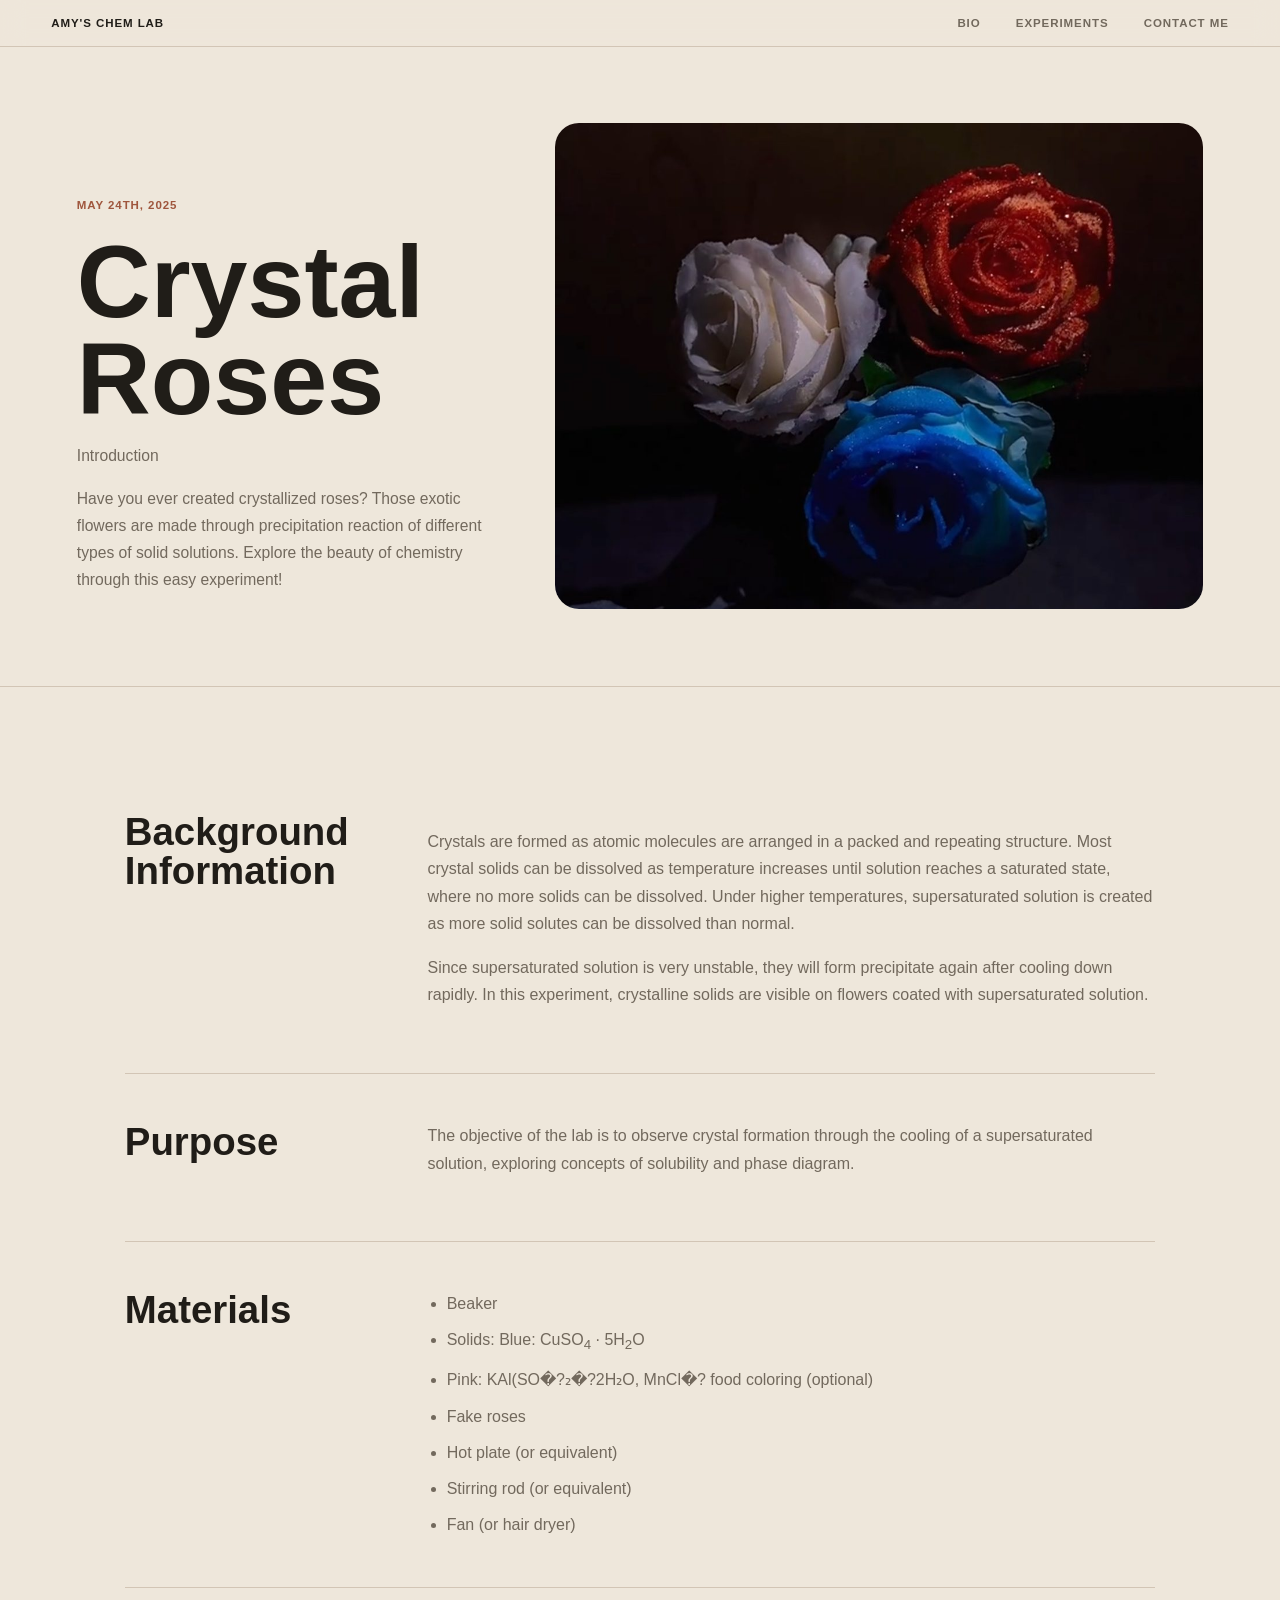
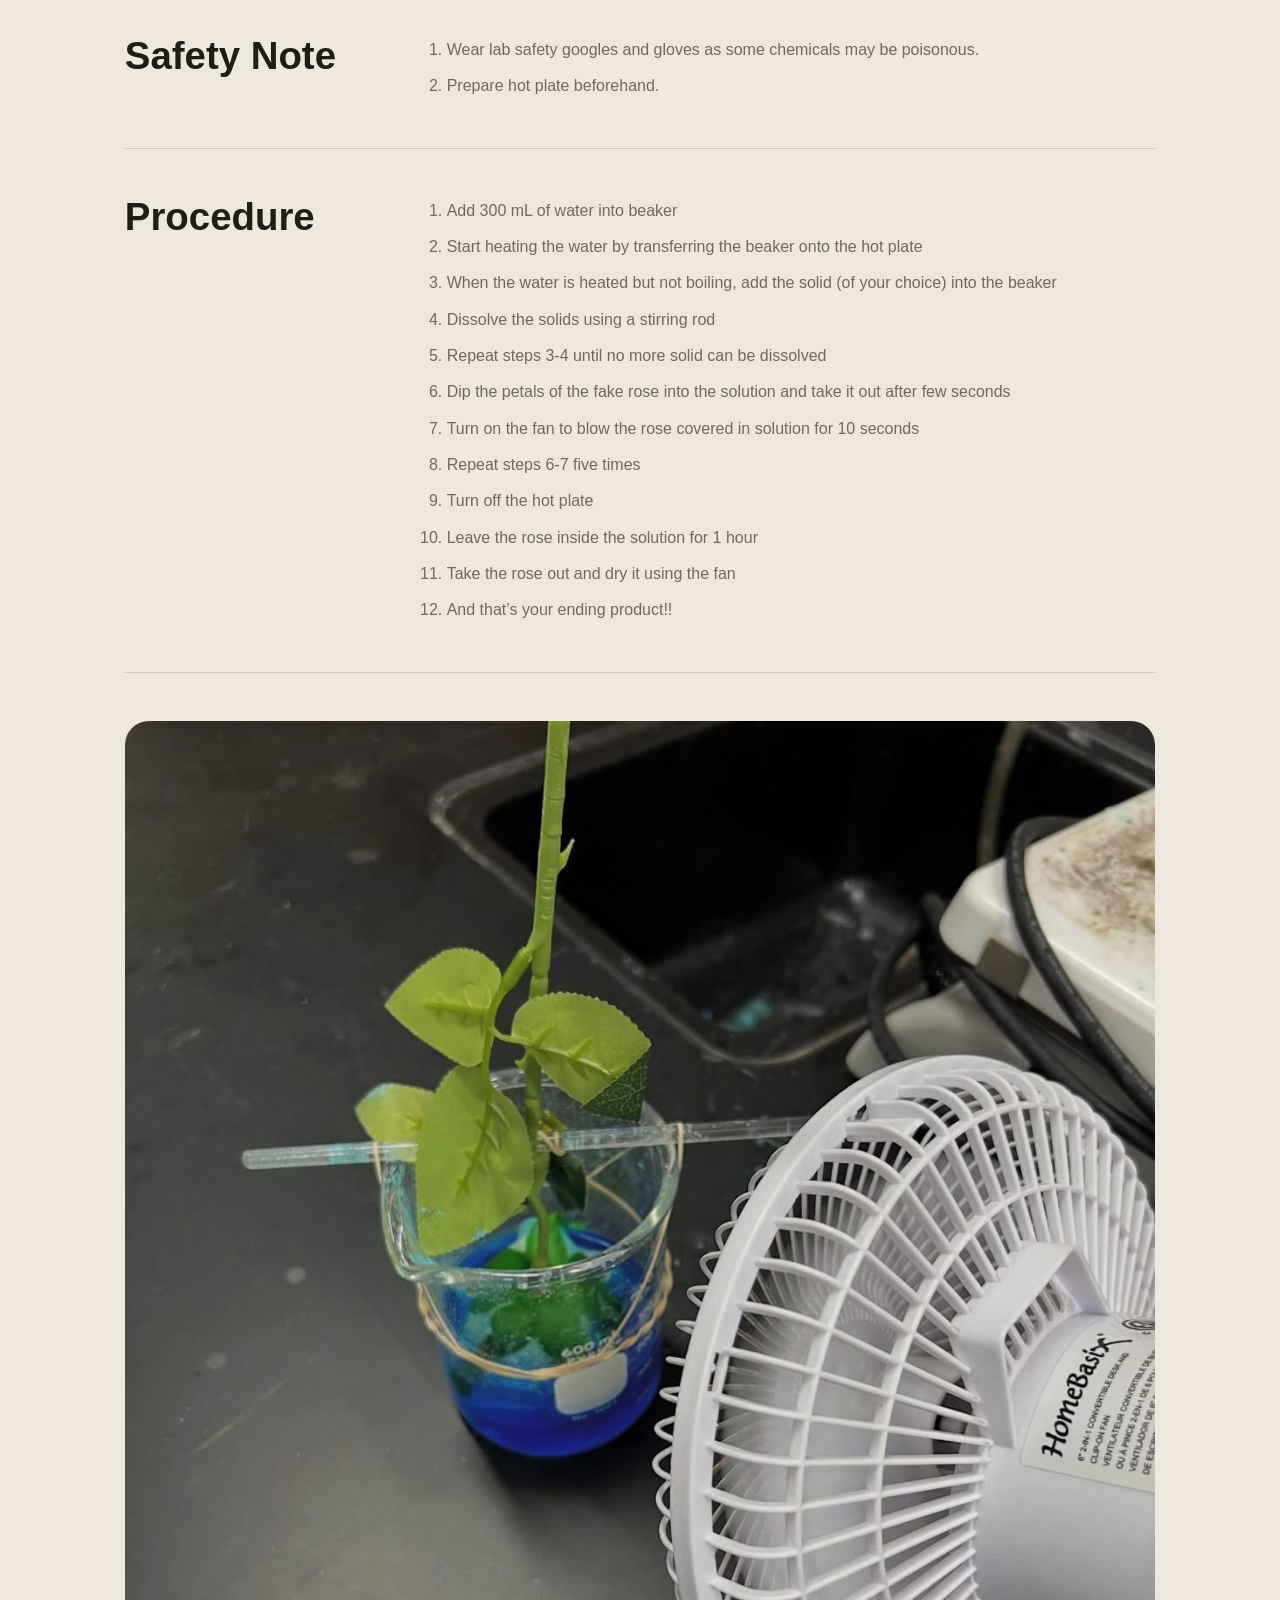
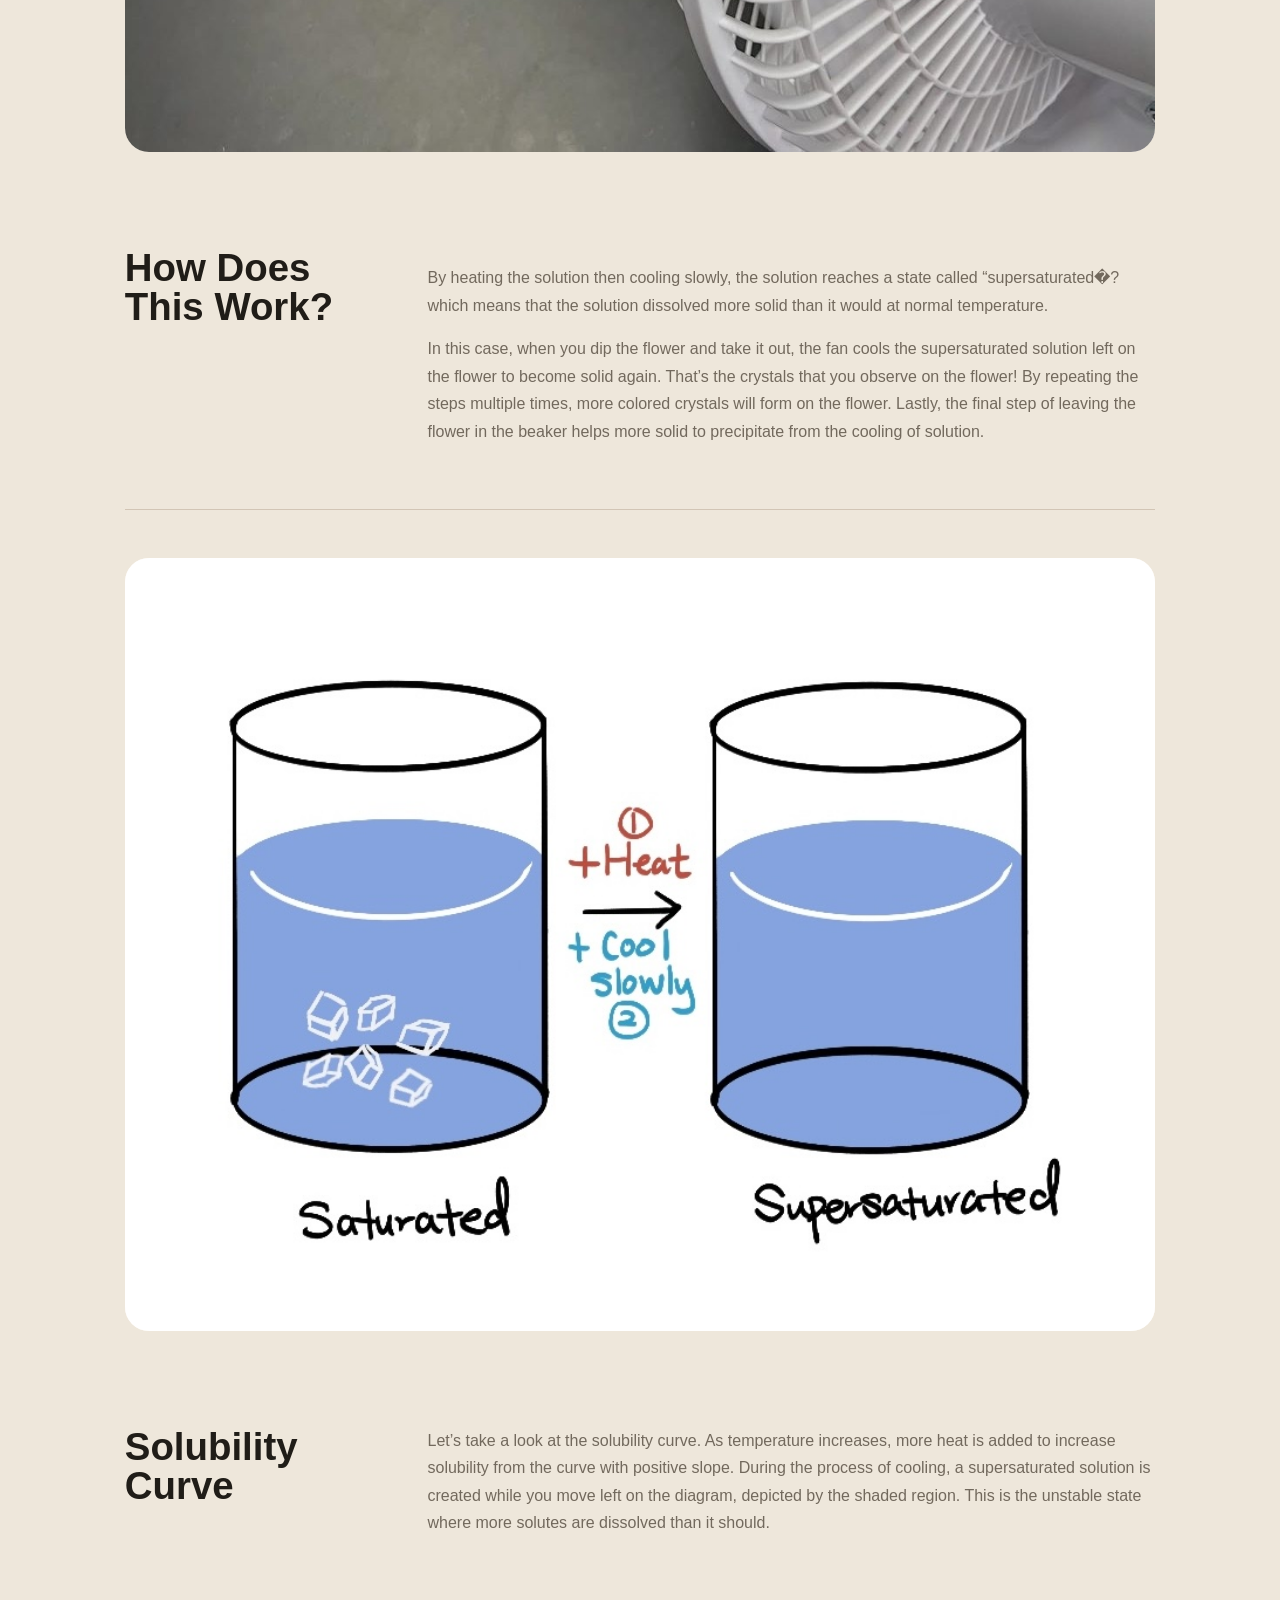
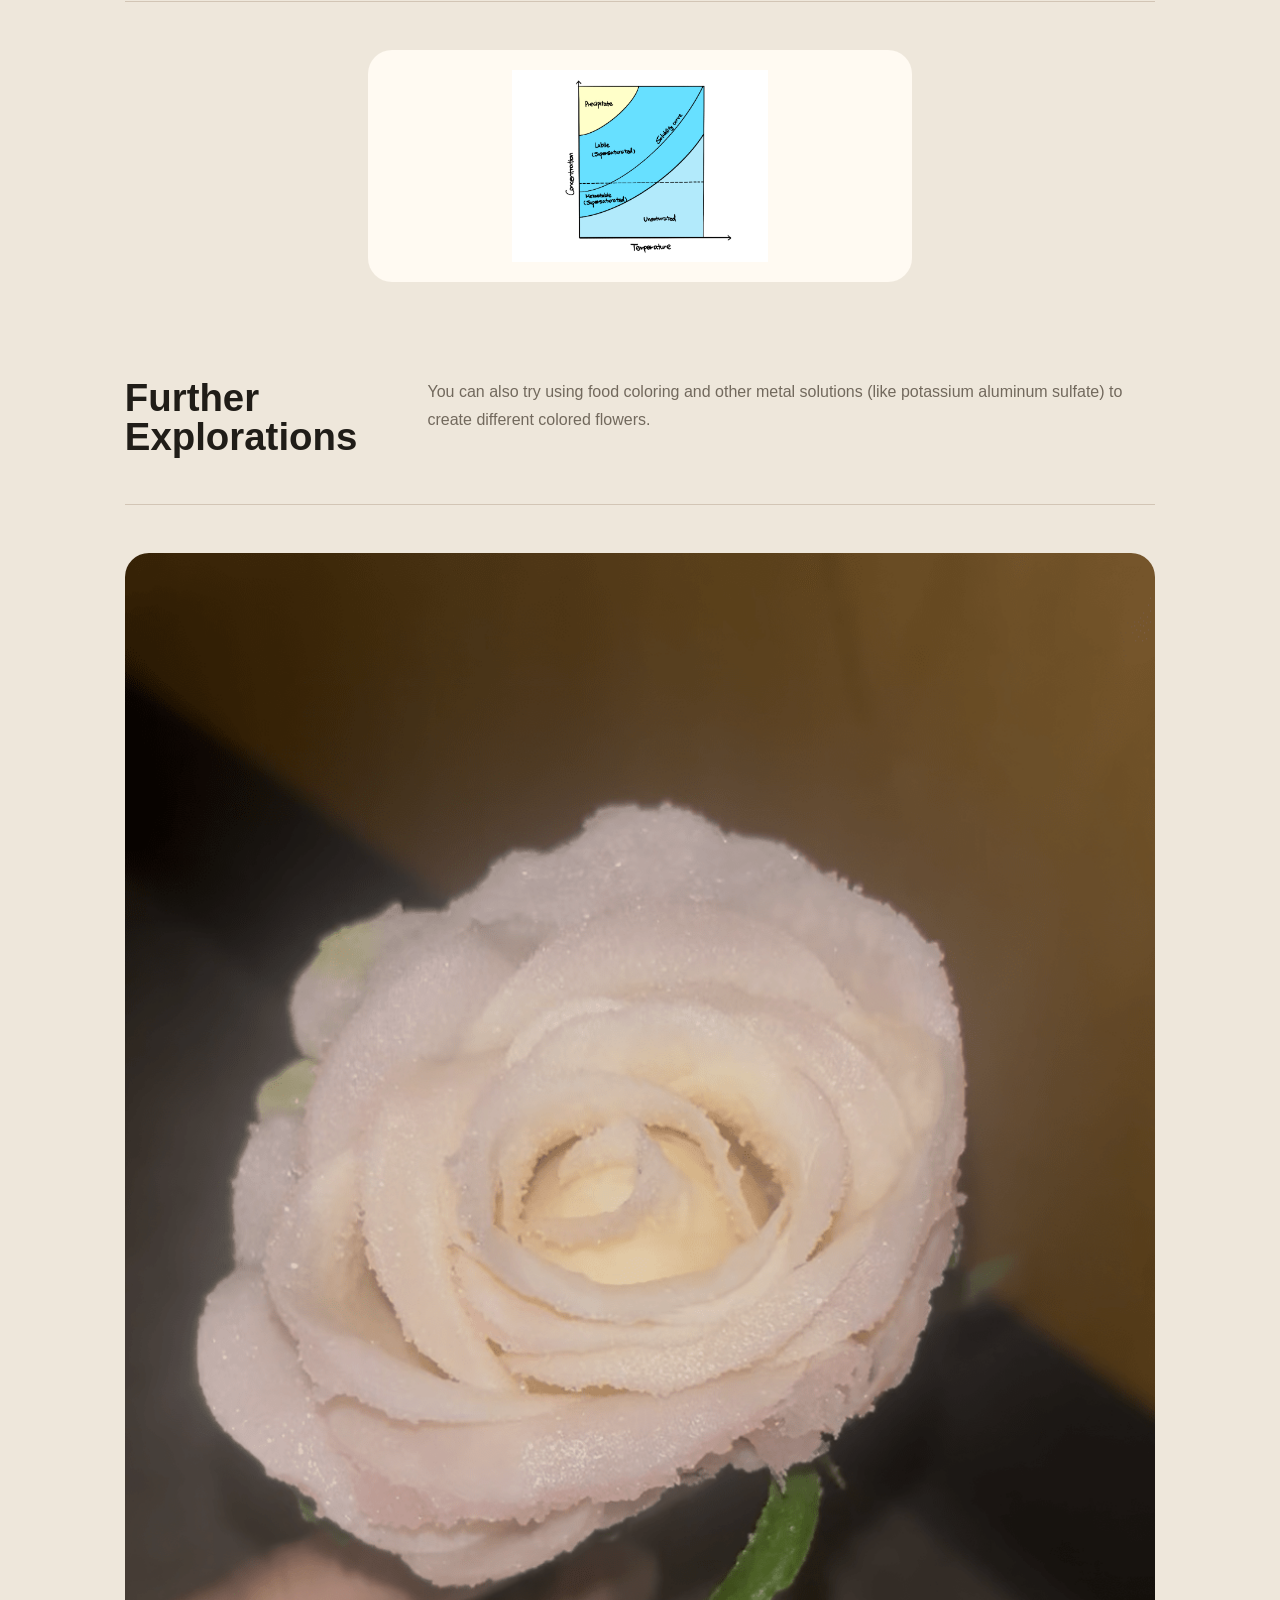
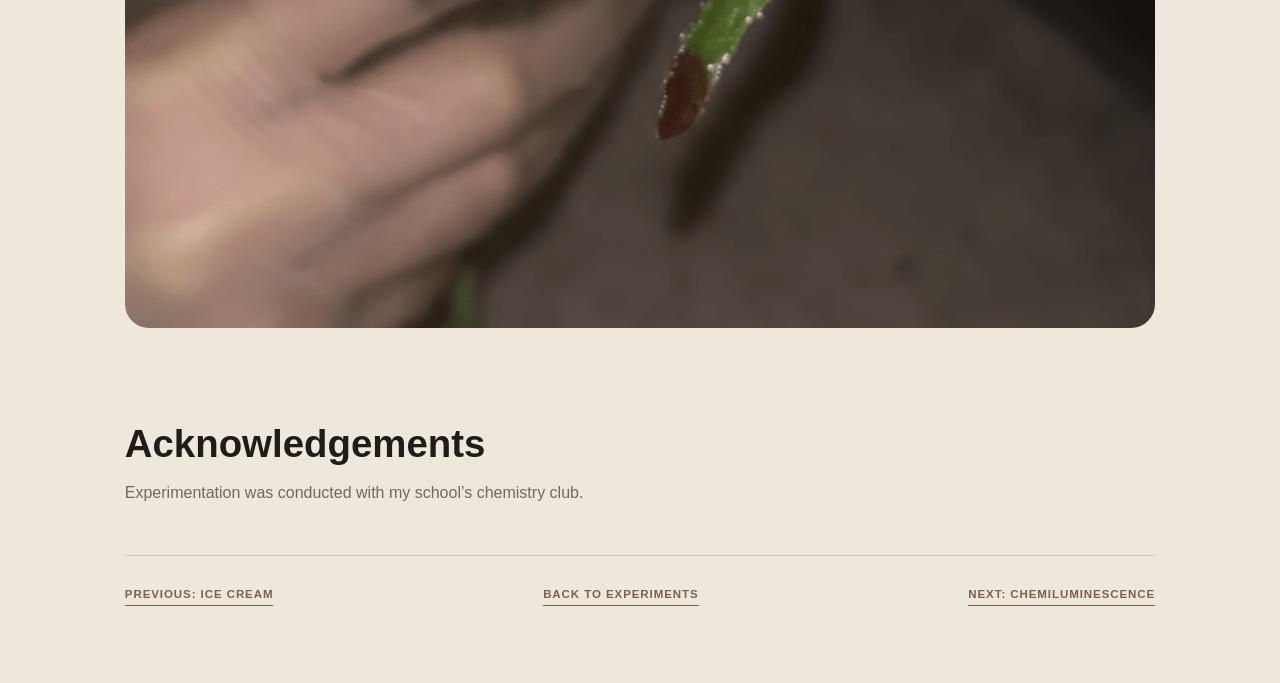
<file: experiments/crystal-roses.html>
<!doctype html>
<html lang="en">
  <head><meta charset="utf-8" /><meta name="viewport" content="width=device-width, initial-scale=1" /><title>Crystal Roses | Chemistry Experiments</title><link rel="stylesheet" href="../styles.css" /></head>
  <body>
    <header class="site-header"><a class="brand" href="../index.html#top">Amy's Chem Lab</a><nav aria-label="Main navigation"><a href="../index.html#bio">Bio</a><a href="../index.html#experiments">Experiments</a><a href="../index.html#contact">Contact me</a></nav></header>
    <main class="detail-main">
      <section class="detail-hero"><div><p class="tiny-label">May 24th, 2025</p><h1>Crystal Roses</h1><p class="detail-summary">Introduction</p><p>Have you ever created crystallized roses? Those exotic flowers are made through precipitation reaction of different types of solid solutions. Explore the beauty of chemistry through this easy experiment!</p></div><figure class="photo detail-image" data-title="Crystal Roses" data-image-key="crystal-roses"><img src="../assets/crystal-roses.jpg" alt="Crystal Roses" onerror="this.closest('.photo').classList.add('missing-image'); this.remove();" /></figure></section>
      <section class="detail-content">
        <article class="detail-section"><h2>Background Information</h2><div><p>Crystals are formed as atomic molecules are arranged in a packed and repeating structure. Most crystal solids can be dissolved as temperature increases until solution reaches a saturated state, where no more solids can be dissolved. Under higher temperatures, supersaturated solution is created as more solid solutes can be dissolved than normal.</p><p>Since supersaturated solution is very unstable, they will form precipitate again after cooling down rapidly. In this experiment, crystalline solids are visible on flowers coated with supersaturated solution.</p></div></article>
        <article class="detail-section"><h2>Purpose</h2><p>The objective of the lab is to observe crystal formation through the cooling of a supersaturated solution, exploring concepts of solubility and phase diagram.</p></article>
        <article class="detail-section"><h2>Materials</h2><ul><li>Beaker</li><li>Solids: Blue: CuSO<sub>4</sub> · 5H<sub>2</sub>O</li><li>Pink: KAl(SO�?₂�?2H₂O, MnCl�? food coloring (optional)</li><li>Fake roses</li><li>Hot plate (or equivalent)</li><li>Stirring rod (or equivalent)</li><li>Fan (or hair dryer)</li></ul></article>
        <article class="detail-section"><h2>Safety Note</h2><ol><li>Wear lab safety googles and gloves as some chemicals may be poisonous.</li><li>Prepare hot plate beforehand.</li></ol></article>
        <article class="detail-section"><h2>Procedure</h2><ol><li>Add 300 mL of water into beaker</li><li>Start heating the water by transferring the beaker onto the hot plate</li><li>When the water is heated but not boiling, add the solid (of your choice) into the beaker</li><li>Dissolve the solids using a stirring rod</li><li>Repeat steps 3-4 until no more solid can be dissolved</li><li>Dip the petals of the fake rose into the solution and take it out after few seconds</li><li>Turn on the fan to blow the rose covered in solution for 10 seconds</li><li>Repeat steps 6-7 five times</li><li>Turn off the hot plate</li><li>Leave the rose inside the solution for 1 hour</li><li>Take the rose out and dry it using the fan</li><li>And that’s your ending product!!</li></ol></article>
        <figure class="photo detail-inline-image" data-title="Crystal Roses Procedure" data-image-key="crystal-roses-procedure"><img src="../assets/crystal-roses-procedure.jpg" alt="Crystal Roses procedure" onerror="this.closest('.photo').classList.add('missing-image'); this.remove();" /></figure>
        <article class="detail-section"><h2>How Does This Work?</h2><div><p>By heating the solution then cooling slowly, the solution reaches a state called “supersaturated�? which means that the solution dissolved more solid than it would at normal temperature.</p><p>In this case, when you dip the flower and take it out, the fan cools the supersaturated solution left on the flower to become solid again. That’s the crystals that you observe on the flower! By repeating the steps multiple times, more colored crystals will form on the flower. Lastly, the final step of leaving the flower in the beaker helps more solid to precipitate from the cooling of solution.</p></div></article>
        <figure class="photo detail-inline-image" data-title="Crystal Flower" data-image-key="crystal-roses-flower"><img src="../assets/crystal-roses-flower.jpg" alt="Crystal flower" onerror="this.closest('.photo').classList.add('missing-image'); this.remove();" /></figure>
        <article class="detail-section"><h2>Solubility Curve</h2><p>Let’s take a look at the solubility curve. As temperature increases, more heat is added to increase solubility from the curve with positive slope. During the process of cooling, a supersaturated solution is created while you move left on the diagram, depicted by the shaded region. This is the unstable state where more solutes are dissolved than it should.</p></article>
        <figure class="photo detail-inline-image diagram-image" data-title="Solubility Curve" data-image-key="crystal-roses-solubility"><img src="../assets/crystal-roses-solubility.jpg" alt="Solubility curve" onerror="this.closest('.photo').classList.add('missing-image'); this.remove();" /></figure>
        <article class="detail-section"><h2>Further Explorations</h2><p>You can also try using food coloring and other metal solutions (like potassium aluminum sulfate) to create different colored flowers.</p></article>
        <figure class="photo detail-inline-image" data-title="Further Explorations" data-image-key="crystal-roses-further-explorations"><img src="../assets/crystal-roses-further-explorations.jpg" alt="Crystal Roses further explorations" onerror="this.closest('.photo').classList.add('missing-image'); this.remove();" /></figure>
        <article class="detail-section acknowledgement-section"><h2>Acknowledgements</h2><p>Experimentation was conducted with my school’s chemistry club.</p></article>
        <div class="detail-actions">
          <a class="text-link" href="ice-cream.html">Previous: Ice Cream</a>
          <a class="text-link" href="../index.html#experiments">Back to experiments</a>
          <a class="text-link" href="chemiluminescence.html">Next: Chemiluminescence</a>
        </div>
      </section>
    </main>
    <script src="../script.js"></script>
  </body>
</html>
</file>
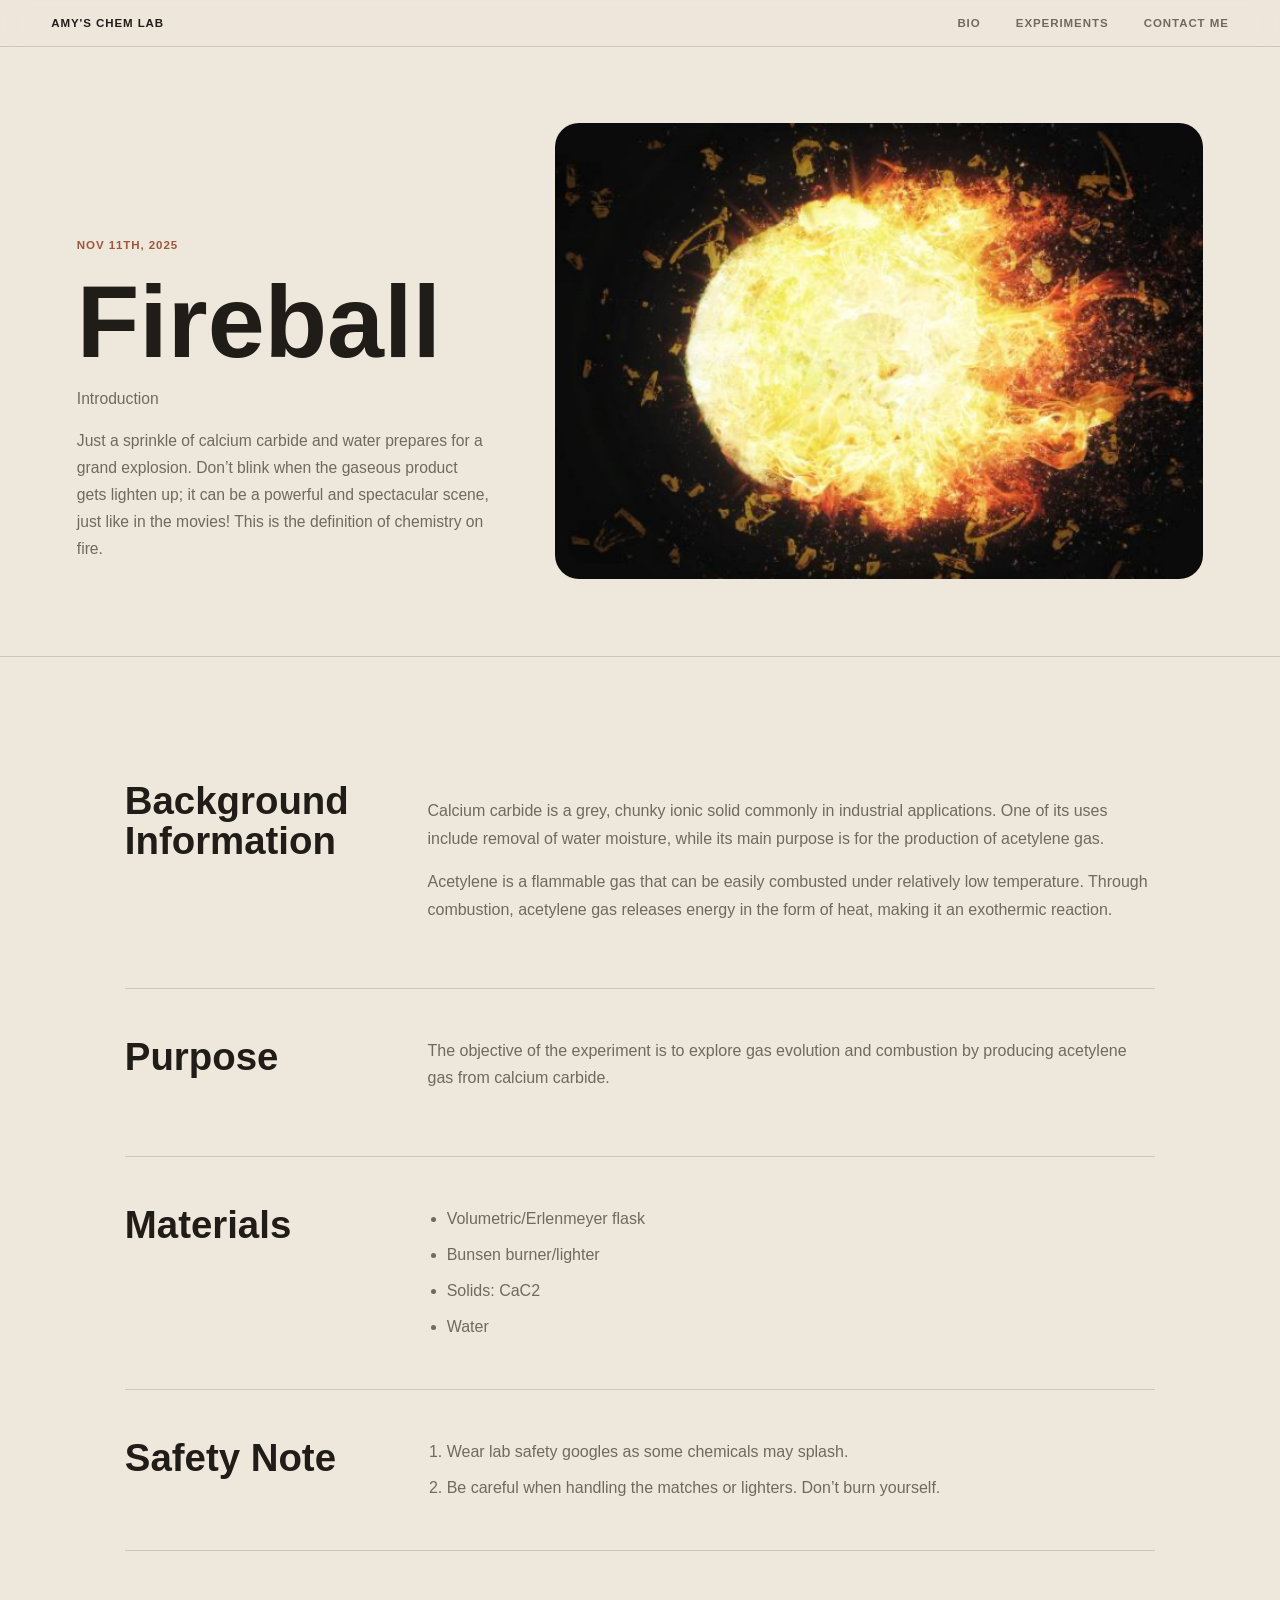
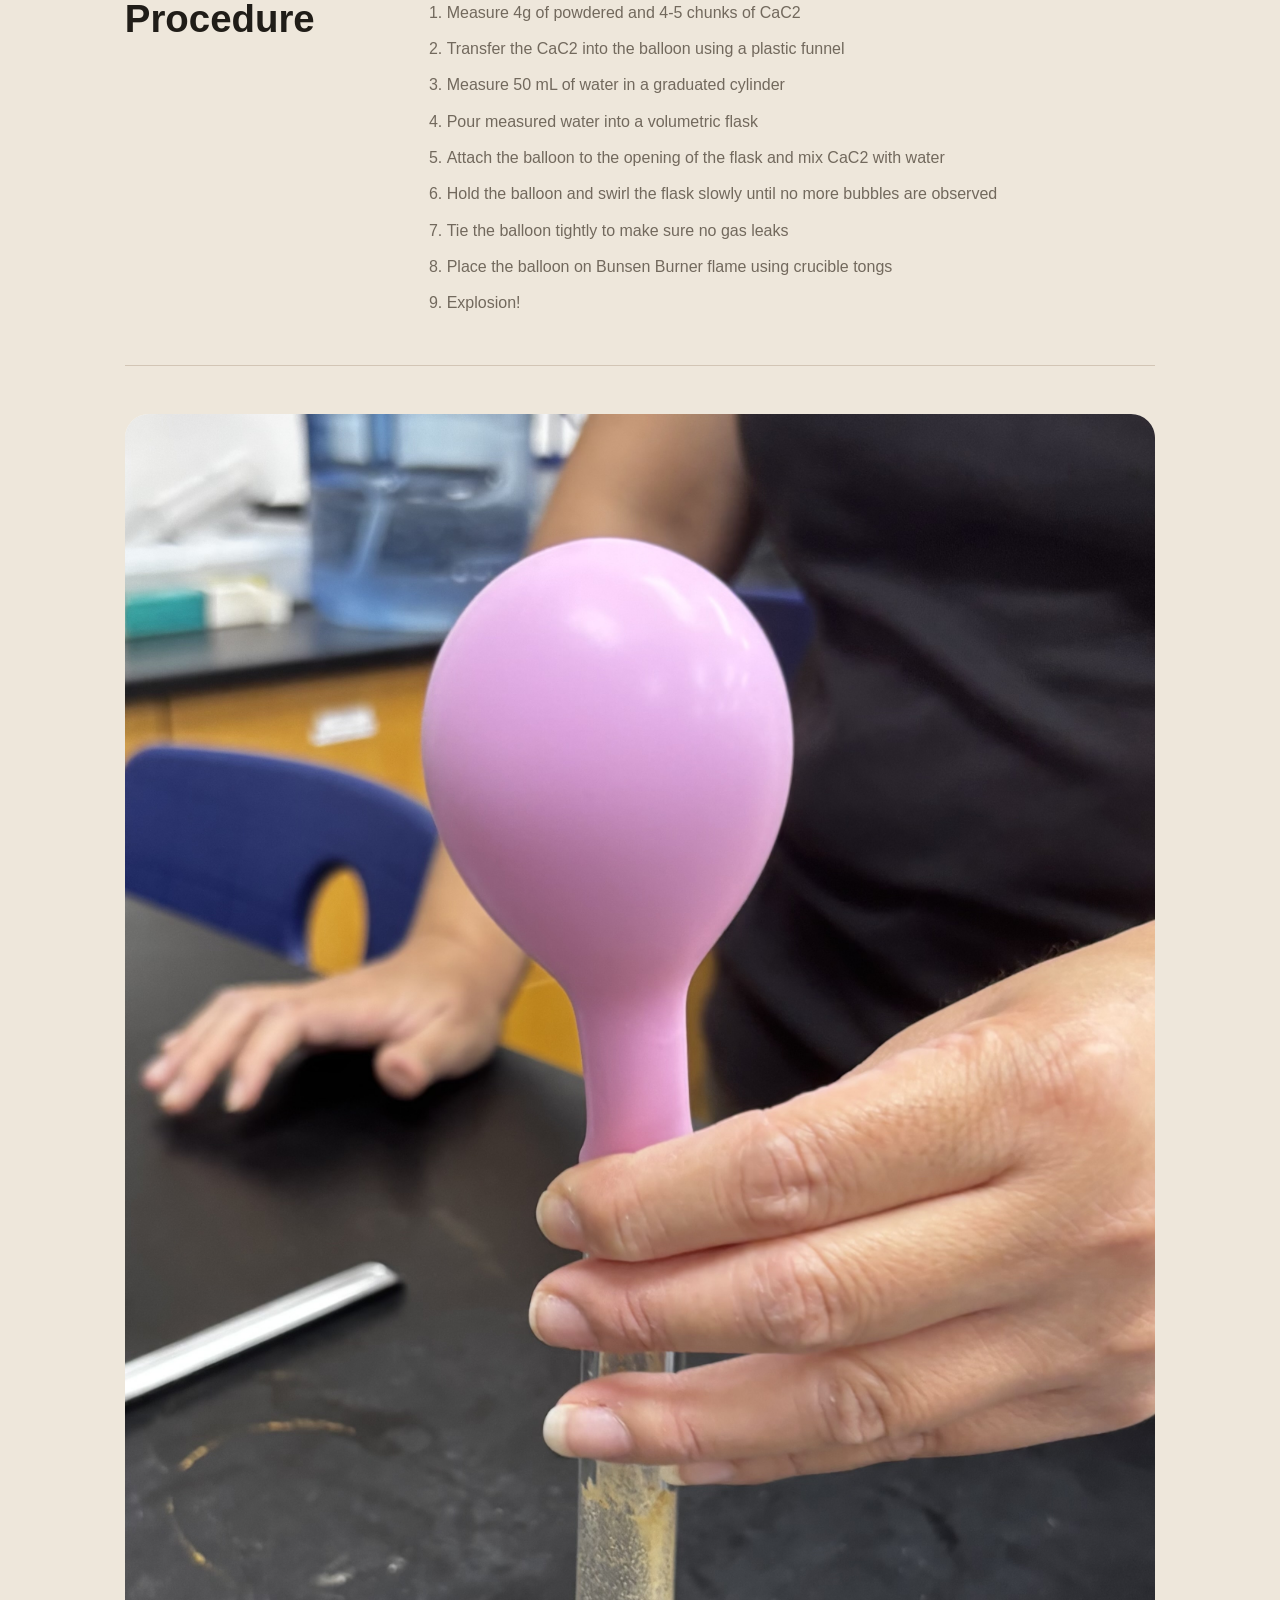
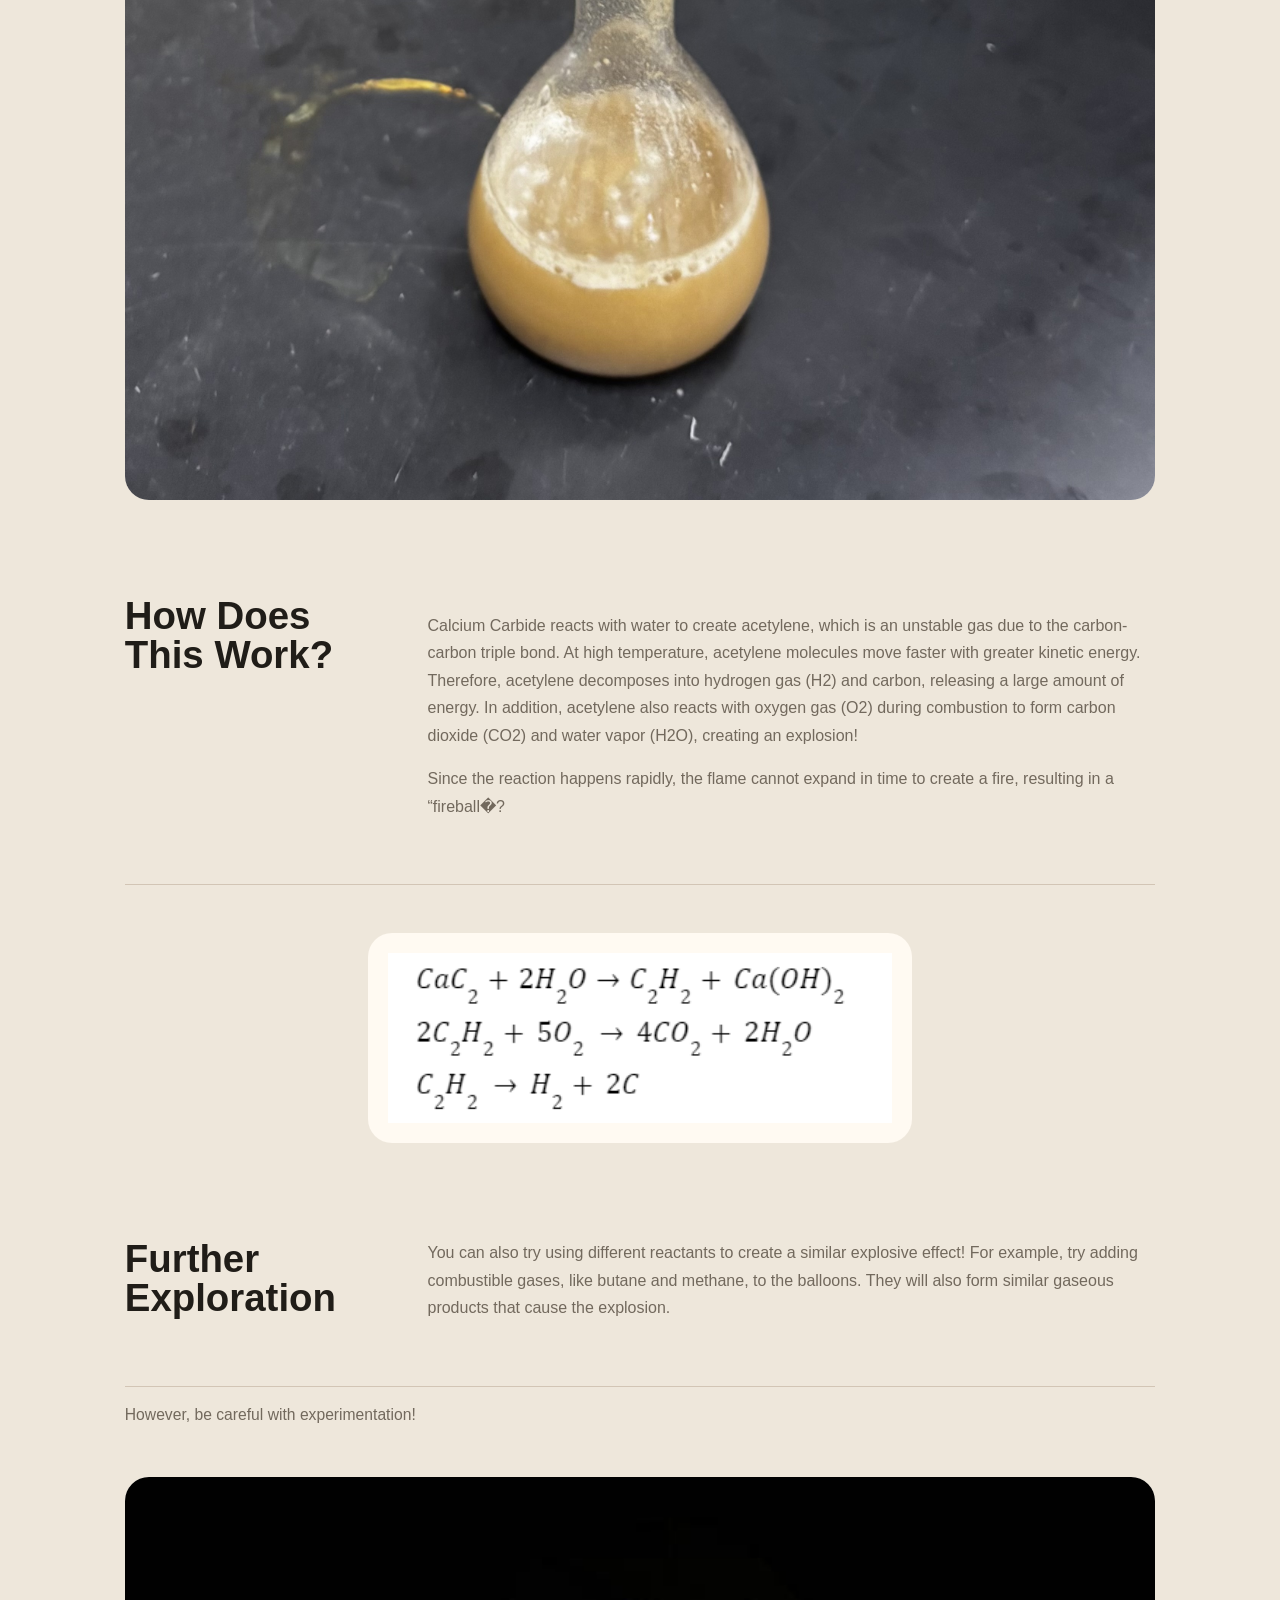
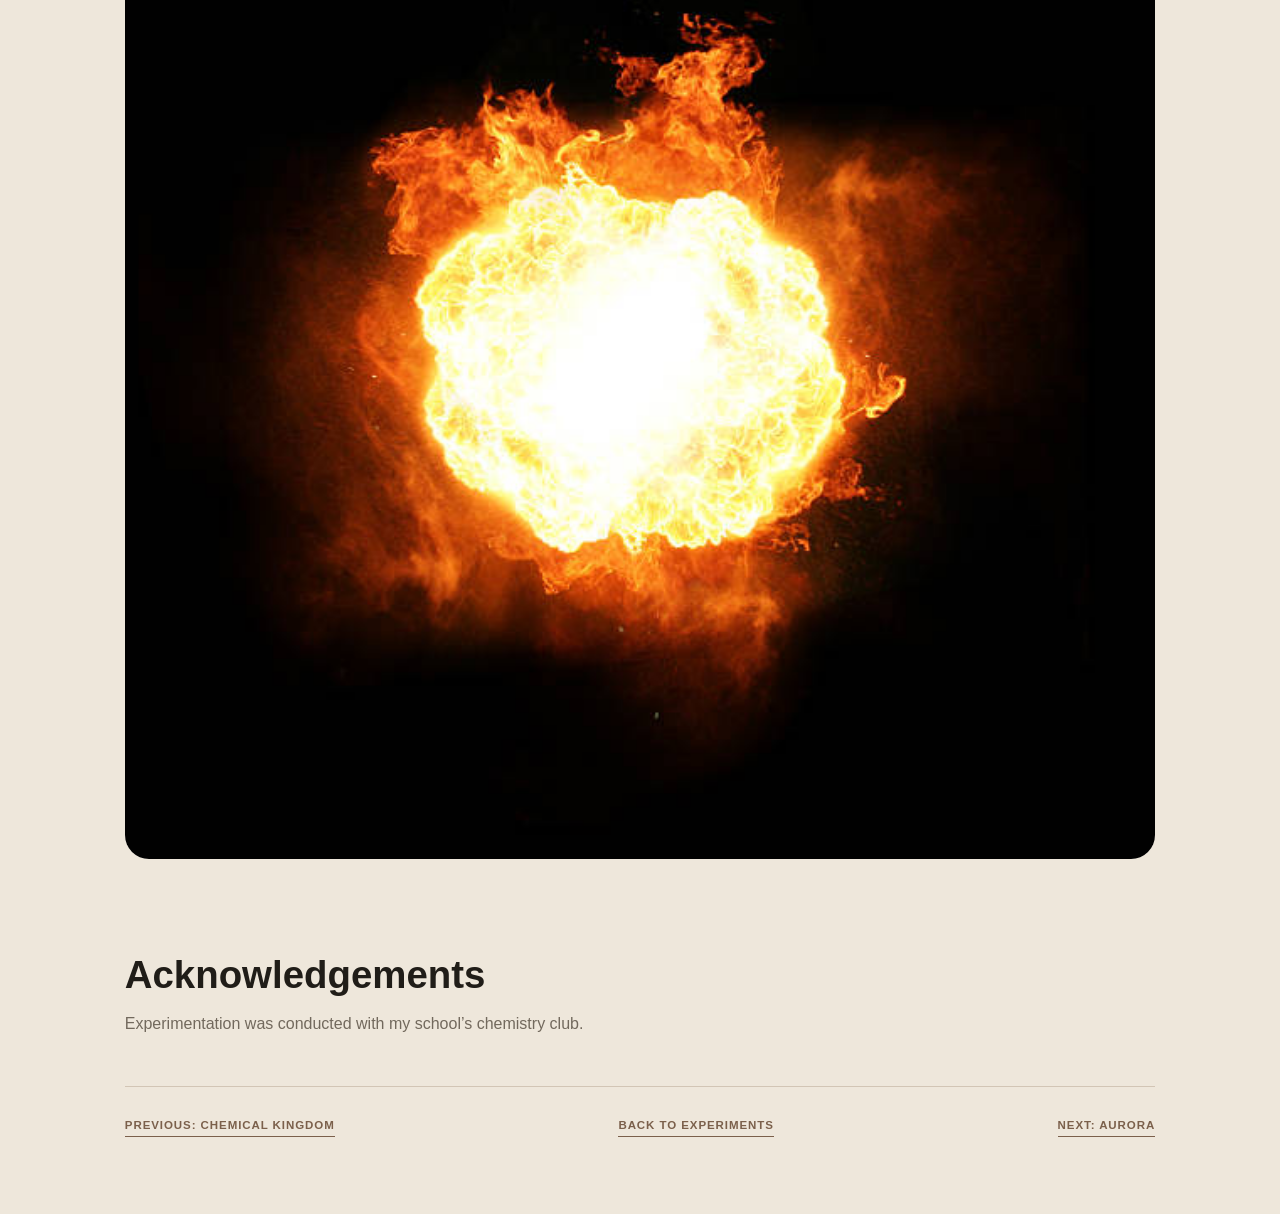
<file: experiments/fireball.html>
<!doctype html>
<html lang="en">
  <head><meta charset="utf-8" /><meta name="viewport" content="width=device-width, initial-scale=1" /><title>Fireball | Chemistry Experiments</title><link rel="stylesheet" href="../styles.css" /></head>
  <body>
    <header class="site-header"><a class="brand" href="../index.html#top">Amy's Chem Lab</a><nav aria-label="Main navigation"><a href="../index.html#bio">Bio</a><a href="../index.html#experiments">Experiments</a><a href="../index.html#contact">Contact me</a></nav></header>
    <main class="detail-main">
      <section class="detail-hero"><div><p class="tiny-label">Nov 11th, 2025</p><h1>Fireball</h1><p class="detail-summary">Introduction</p><p>Just a sprinkle of calcium carbide and water prepares for a grand explosion. Don’t blink when the gaseous product gets lighten up; it can be a powerful and spectacular scene, just like in the movies! This is the definition of chemistry on fire.</p></div><figure class="photo detail-image" data-title="Fireball" data-image-key="fireball"><img src="../assets/fireball.jpg" alt="Fireball" onerror="this.closest('.photo').classList.add('missing-image'); this.remove();" /></figure></section>
      <section class="detail-content">
        <article class="detail-section"><h2>Background Information</h2><div><p>Calcium carbide is a grey, chunky ionic solid commonly in industrial applications. One of its uses include removal of water moisture, while its main purpose is for the production of acetylene gas.</p><p>Acetylene is a flammable gas that can be easily combusted under relatively low temperature. Through combustion, acetylene gas releases energy in the form of heat, making it an exothermic reaction.</p></div></article>
        <article class="detail-section"><h2>Purpose</h2><p>The objective of the experiment is to explore gas evolution and combustion by producing acetylene gas from calcium carbide.</p></article>
        <article class="detail-section"><h2>Materials</h2><ul><li>Volumetric/Erlenmeyer flask</li><li>Bunsen burner/lighter</li><li>Solids: CaC2</li><li>Water</li></ul></article>
        <article class="detail-section"><h2>Safety Note</h2><ol><li>Wear lab safety googles as some chemicals may splash.</li><li>Be careful when handling the matches or lighters. Don’t burn yourself.</li></ol></article>
        <article class="detail-section"><h2>Procedure</h2><ol><li>Measure 4g of powdered and 4-5 chunks of CaC2</li><li>Transfer the CaC2 into the balloon using a plastic funnel</li><li>Measure 50 mL of water in a graduated cylinder</li><li>Pour measured water into a volumetric flask</li><li>Attach the balloon to the opening of the flask and mix CaC2 with water</li><li>Hold the balloon and swirl the flask slowly until no more bubbles are observed</li><li>Tie the balloon tightly to make sure no gas leaks</li><li>Place the balloon on Bunsen Burner flame using crucible tongs</li><li>Explosion!</li></ol></article>
        <figure class="photo detail-inline-image" data-title="Fireball Procedure" data-image-key="fireball-procedure"><img src="../assets/fireball-procedure.jpg" alt="Fireball procedure" onerror="this.closest('.photo').classList.add('missing-image'); this.remove();" /></figure>
        <article class="detail-section"><h2>How Does This Work?</h2><div><p>Calcium Carbide reacts with water to create acetylene, which is an unstable gas due to the carbon-carbon triple bond. At high temperature, acetylene molecules move faster with greater kinetic energy. Therefore, acetylene decomposes into hydrogen gas (H2) and carbon, releasing a large amount of energy. In addition, acetylene also reacts with oxygen gas (O2) during combustion to form carbon dioxide (CO2) and water vapor (H2O), creating an explosion!</p><p>Since the reaction happens rapidly, the flame cannot expand in time to create a fire, resulting in a “fireball�?</p></div></article>
        <figure class="photo detail-inline-image diagram-image" data-title="Fireball Reaction" data-image-key="fireball-reaction"><img src="../assets/fireball-reaction.jpg" alt="Fireball reaction diagram" onerror="this.closest('.photo').classList.add('missing-image'); this.remove();" /></figure>
        <article class="detail-section"><h2>Further Exploration</h2><p>You can also try using different reactants to create a similar explosive effect! For example, try adding combustible gases, like butane and methane, to the balloons. They will also form similar gaseous products that cause the explosion.</p></article>
        <p>However, be careful with experimentation!</p>
        <figure class="photo detail-inline-image" data-title="Explosion Reference" data-image-key="fireball-further-explorations"><img src="../assets/fireball-further-explorations.jpg" alt="Fireball further exploration" onerror="this.closest('.photo').classList.add('missing-image'); this.remove();" /></figure>
        <article class="detail-section acknowledgement-section"><h2>Acknowledgements</h2><p>Experimentation was conducted with my school’s chemistry club.</p></article>
        <div class="detail-actions">
          <a class="text-link" href="chemical-kingdom.html">Previous: Chemical Kingdom</a>
          <a class="text-link" href="../index.html#experiments">Back to experiments</a>
          <a class="text-link" href="aurora.html">Next: Aurora</a>
        </div>
      </section>
    </main>
    <script src="../script.js"></script>
  </body>
</html>
</file>
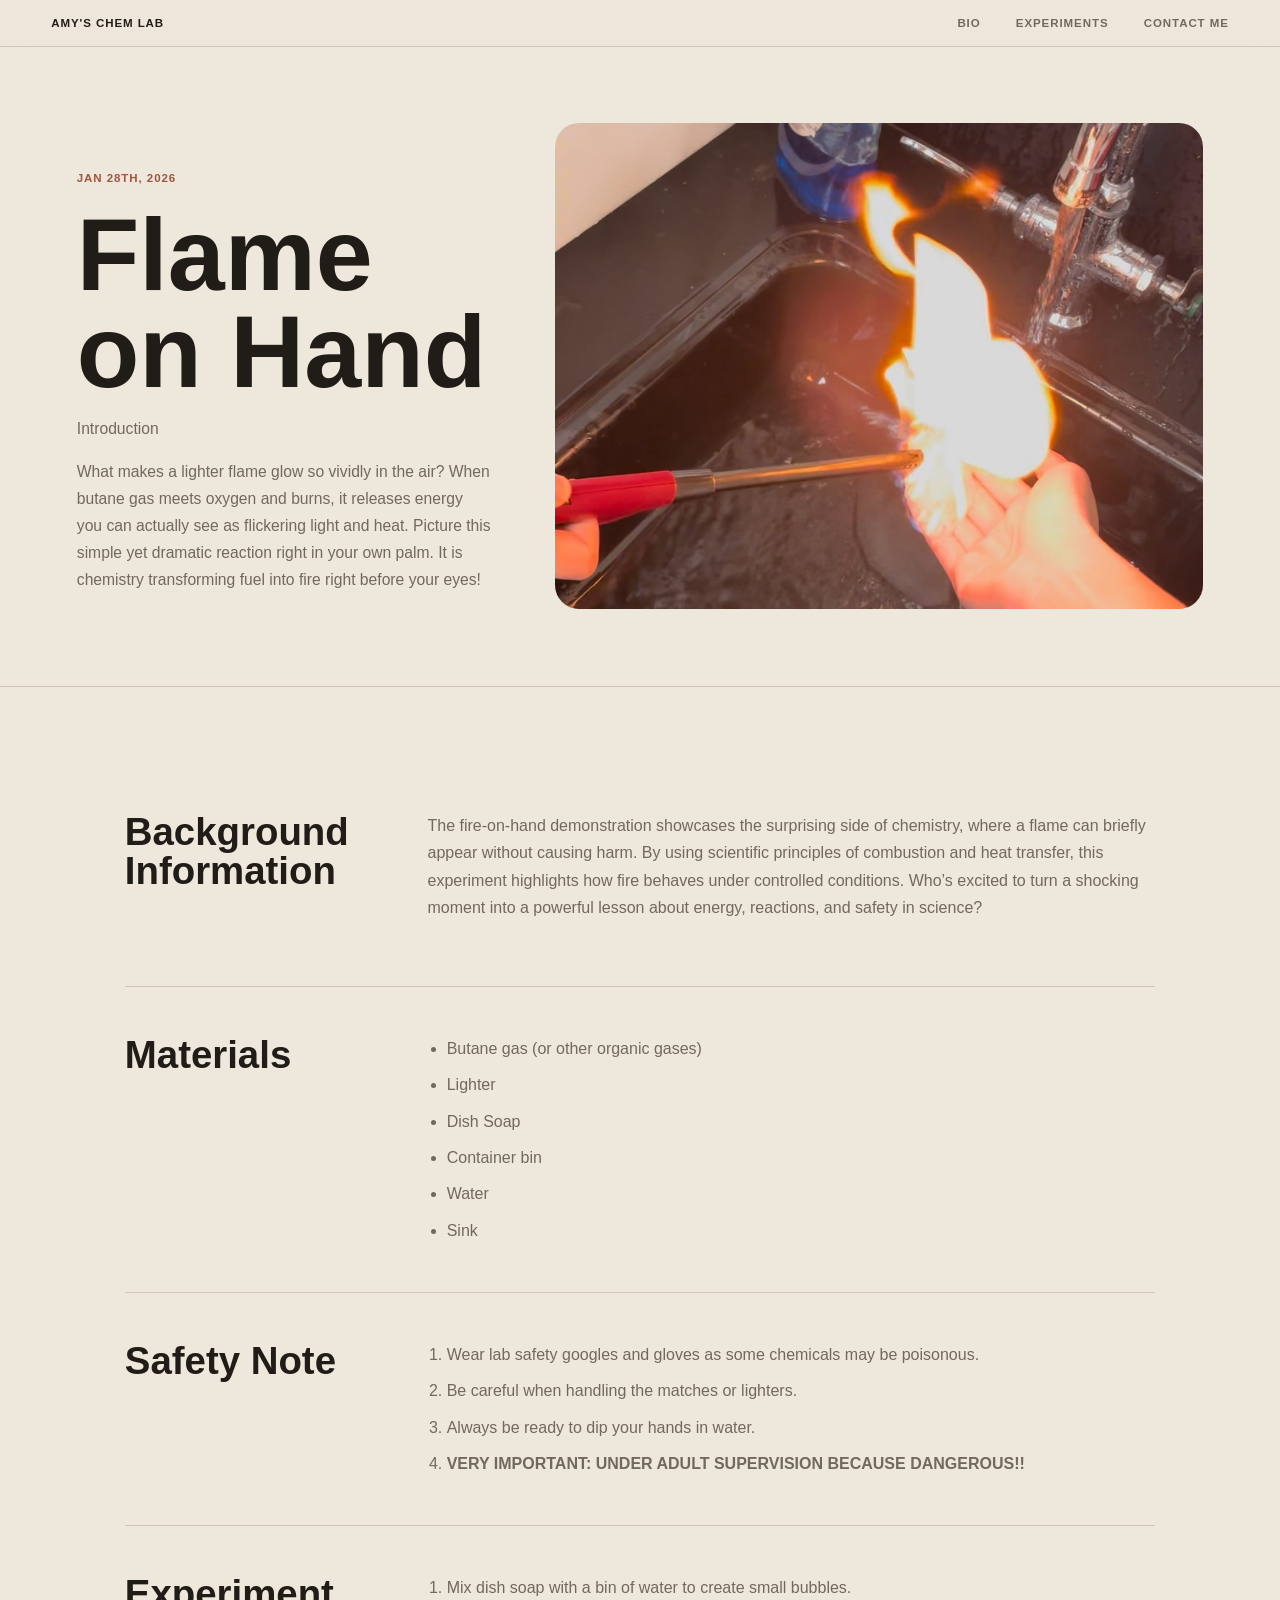
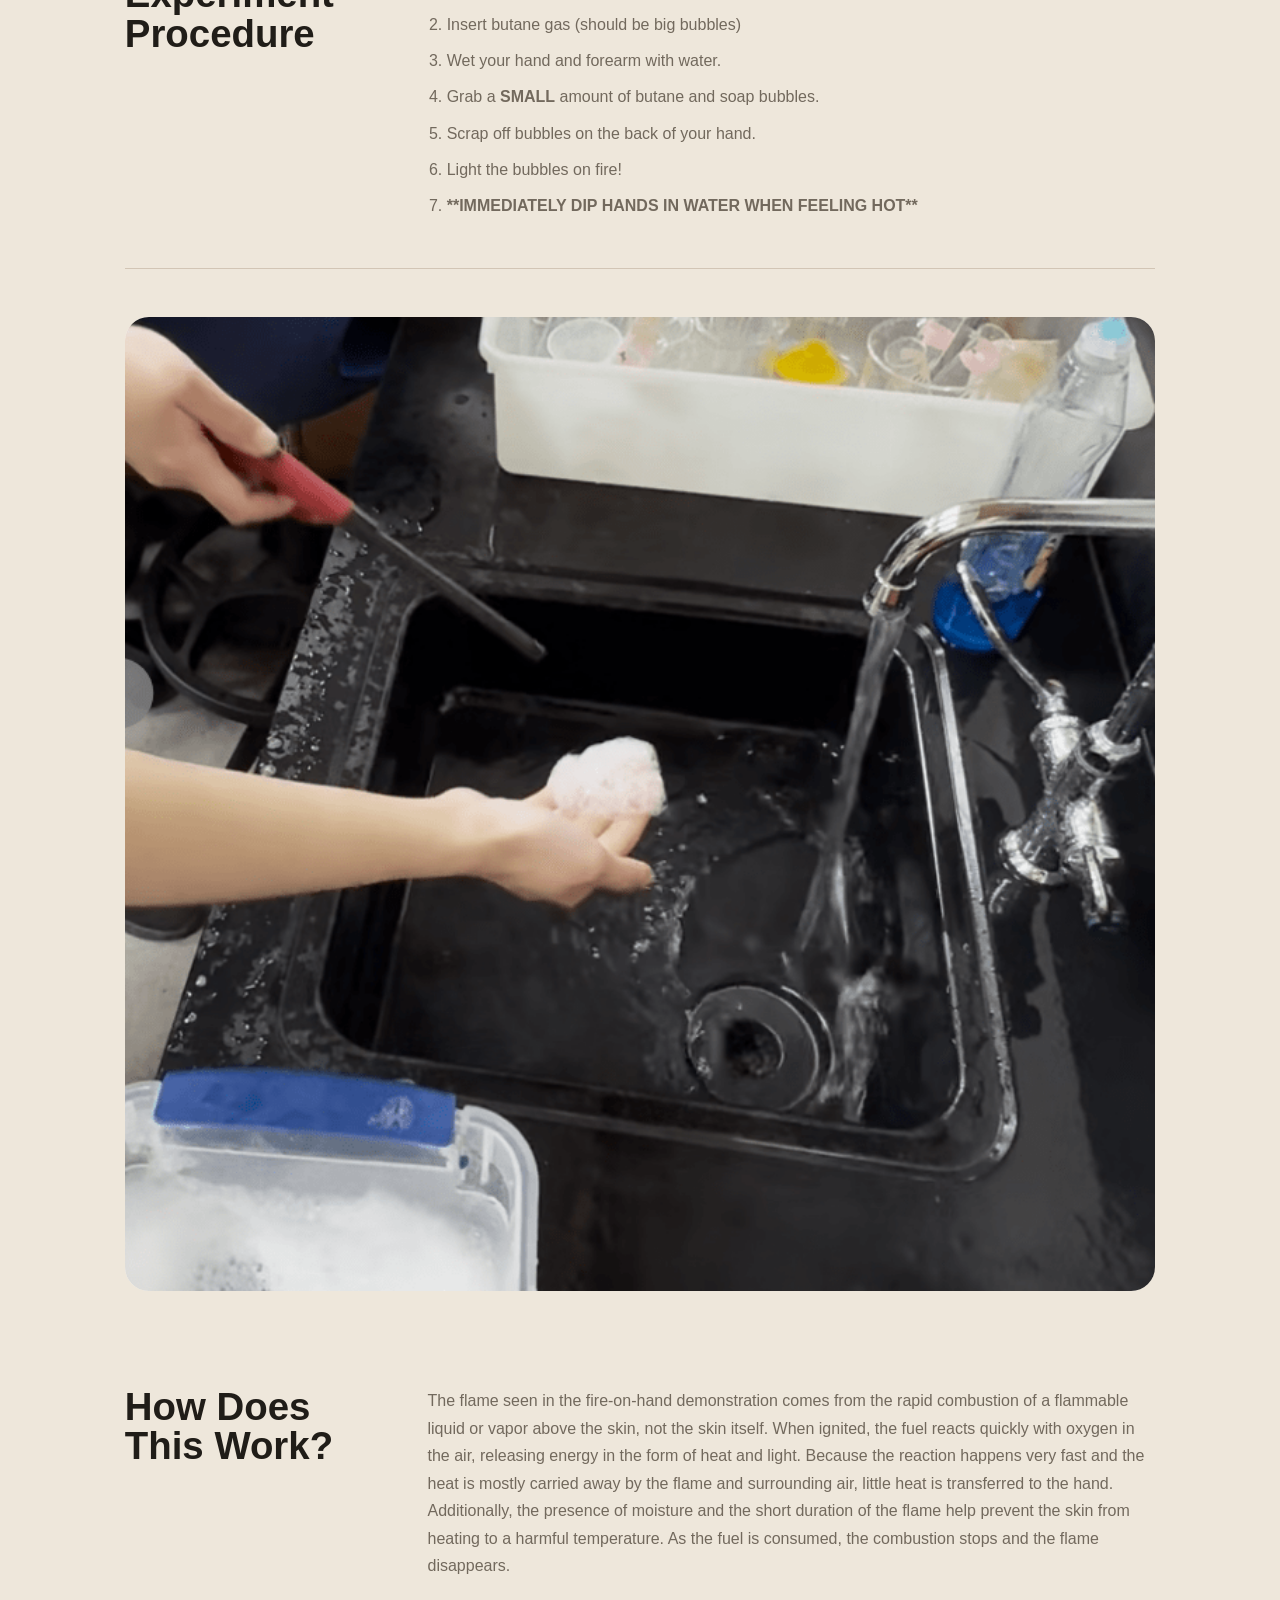
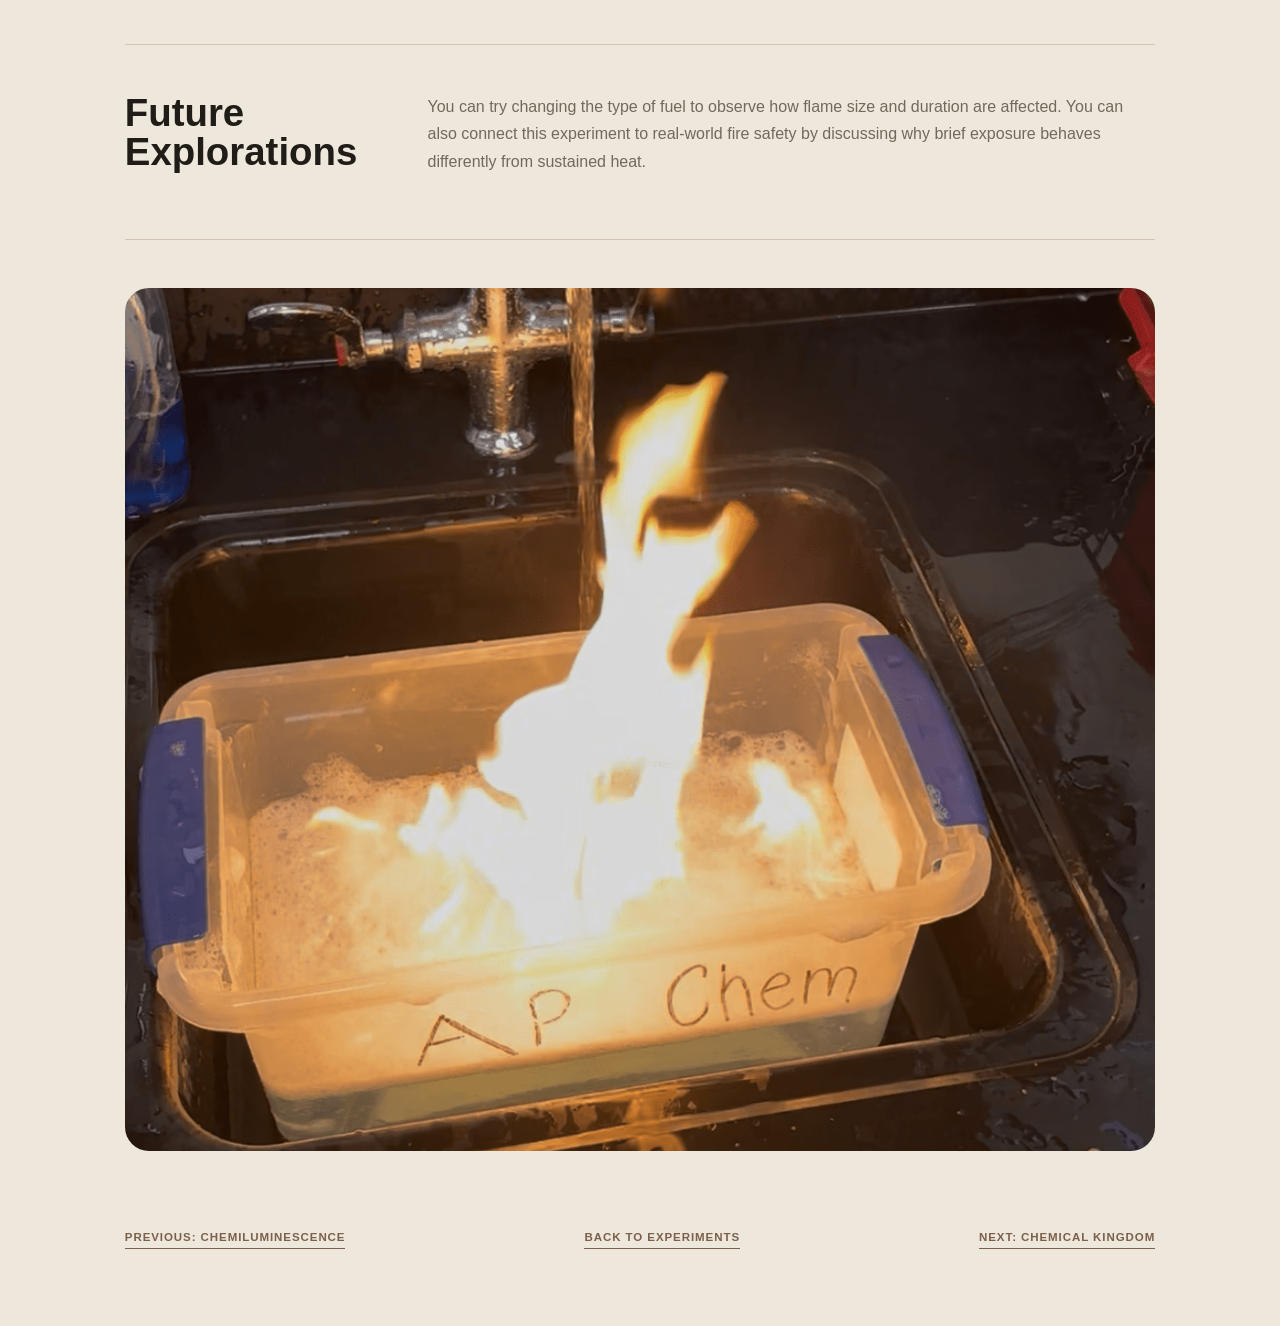
<file: experiments/flame-on-hand.html>
<!doctype html>
<html lang="en">
  <head><meta charset="utf-8" /><meta name="viewport" content="width=device-width, initial-scale=1" /><title>Flame on Hand | Chemistry Experiments</title><link rel="stylesheet" href="../styles.css" /></head>
  <body>
    <header class="site-header"><a class="brand" href="../index.html#top">Amy's Chem Lab</a><nav aria-label="Main navigation"><a href="../index.html#bio">Bio</a><a href="../index.html#experiments">Experiments</a><a href="../index.html#contact">Contact me</a></nav></header>
    <main class="detail-main">
      <section class="detail-hero"><div><p class="tiny-label">Jan 28th, 2026</p><h1>Flame on Hand</h1><p class="detail-summary">Introduction</p><p>What makes a lighter flame glow so vividly in the air? When butane gas meets oxygen and burns, it releases energy you can actually see as flickering light and heat. Picture this simple yet dramatic reaction right in your own palm. It is chemistry transforming fuel into fire right before your eyes!</p></div><figure class="photo detail-image" data-title="Flame on Hand" data-image-key="flame-on-hand"><img src="../assets/flame-on-hand.jpg" alt="Flame on Hand" onerror="this.closest('.photo').classList.add('missing-image'); this.remove();" /></figure></section>
      <section class="detail-content">
        <article class="detail-section"><h2>Background Information</h2><p>The fire-on-hand demonstration showcases the surprising side of chemistry, where a flame can briefly appear without causing harm. By using scientific principles of combustion and heat transfer, this experiment highlights how fire behaves under controlled conditions. Who’s excited to turn a shocking moment into a powerful lesson about energy, reactions, and safety in science?</p></article>
        <article class="detail-section"><h2>Materials</h2><ul><li>Butane gas (or other organic gases)</li><li>Lighter</li><li>Dish Soap</li><li>Container bin</li><li>Water</li><li>Sink</li></ul></article>
        <article class="detail-section"><h2>Safety Note</h2><ol><li>Wear lab safety googles and gloves as some chemicals may be poisonous.</li><li>Be careful when handling the matches or lighters.</li><li>Always be ready to dip your hands in water.</li><li><strong>VERY IMPORTANT: UNDER ADULT SUPERVISION BECAUSE DANGEROUS!!</strong></li></ol></article>
        <article class="detail-section"><h2>Experiment Procedure</h2><ol><li>Mix dish soap with a bin of water to create small bubbles.</li><li>Insert butane gas (should be big bubbles)</li><li>Wet your hand and forearm with water.</li><li>Grab a <strong>SMALL</strong> amount of butane and soap bubbles.</li><li>Scrap off bubbles on the back of your hand.</li><li>Light the bubbles on fire!</li><li><strong>**IMMEDIATELY DIP HANDS IN WATER WHEN FEELING HOT**</strong></li></ol></article>
        <figure class="photo detail-inline-image" data-title="Flame on Hand Procedure" data-image-key="flame-on-hand-procedure"><img src="../assets/flame-on-hand-procedure.jpg" alt="Flame on Hand procedure" onerror="this.closest('.photo').classList.add('missing-image'); this.remove();" /></figure>
        <article class="detail-section"><h2>How Does This Work?</h2><p>The flame seen in the fire-on-hand demonstration comes from the rapid combustion of a flammable liquid or vapor above the skin, not the skin itself. When ignited, the fuel reacts quickly with oxygen in the air, releasing energy in the form of heat and light. Because the reaction happens very fast and the heat is mostly carried away by the flame and surrounding air, little heat is transferred to the hand. Additionally, the presence of moisture and the short duration of the flame help prevent the skin from heating to a harmful temperature. As the fuel is consumed, the combustion stops and the flame disappears.</p></article>
        <article class="detail-section"><h2>Future Explorations</h2><p>You can try changing the type of fuel to observe how flame size and duration are affected. You can also connect this experiment to real-world fire safety by discussing why brief exposure behaves differently from sustained heat.</p></article>
        <figure class="photo detail-inline-image" data-title="Leftover Butane" data-image-key="flame-on-hand-further-explorations"><img src="../assets/flame-on-hand-further-explorations.jpg" alt="Burning leftover butane gas in container" onerror="this.closest('.photo').classList.add('missing-image'); this.remove();" /></figure>
        <div class="detail-actions">
          <a class="text-link" href="chemiluminescence.html">Previous: Chemiluminescence</a>
          <a class="text-link" href="../index.html#experiments">Back to experiments</a>
          <a class="text-link" href="chemical-kingdom.html">Next: Chemical Kingdom</a>
        </div>
      </section>
    </main>
    <script src="../script.js"></script>
  </body>
</html>
</file>
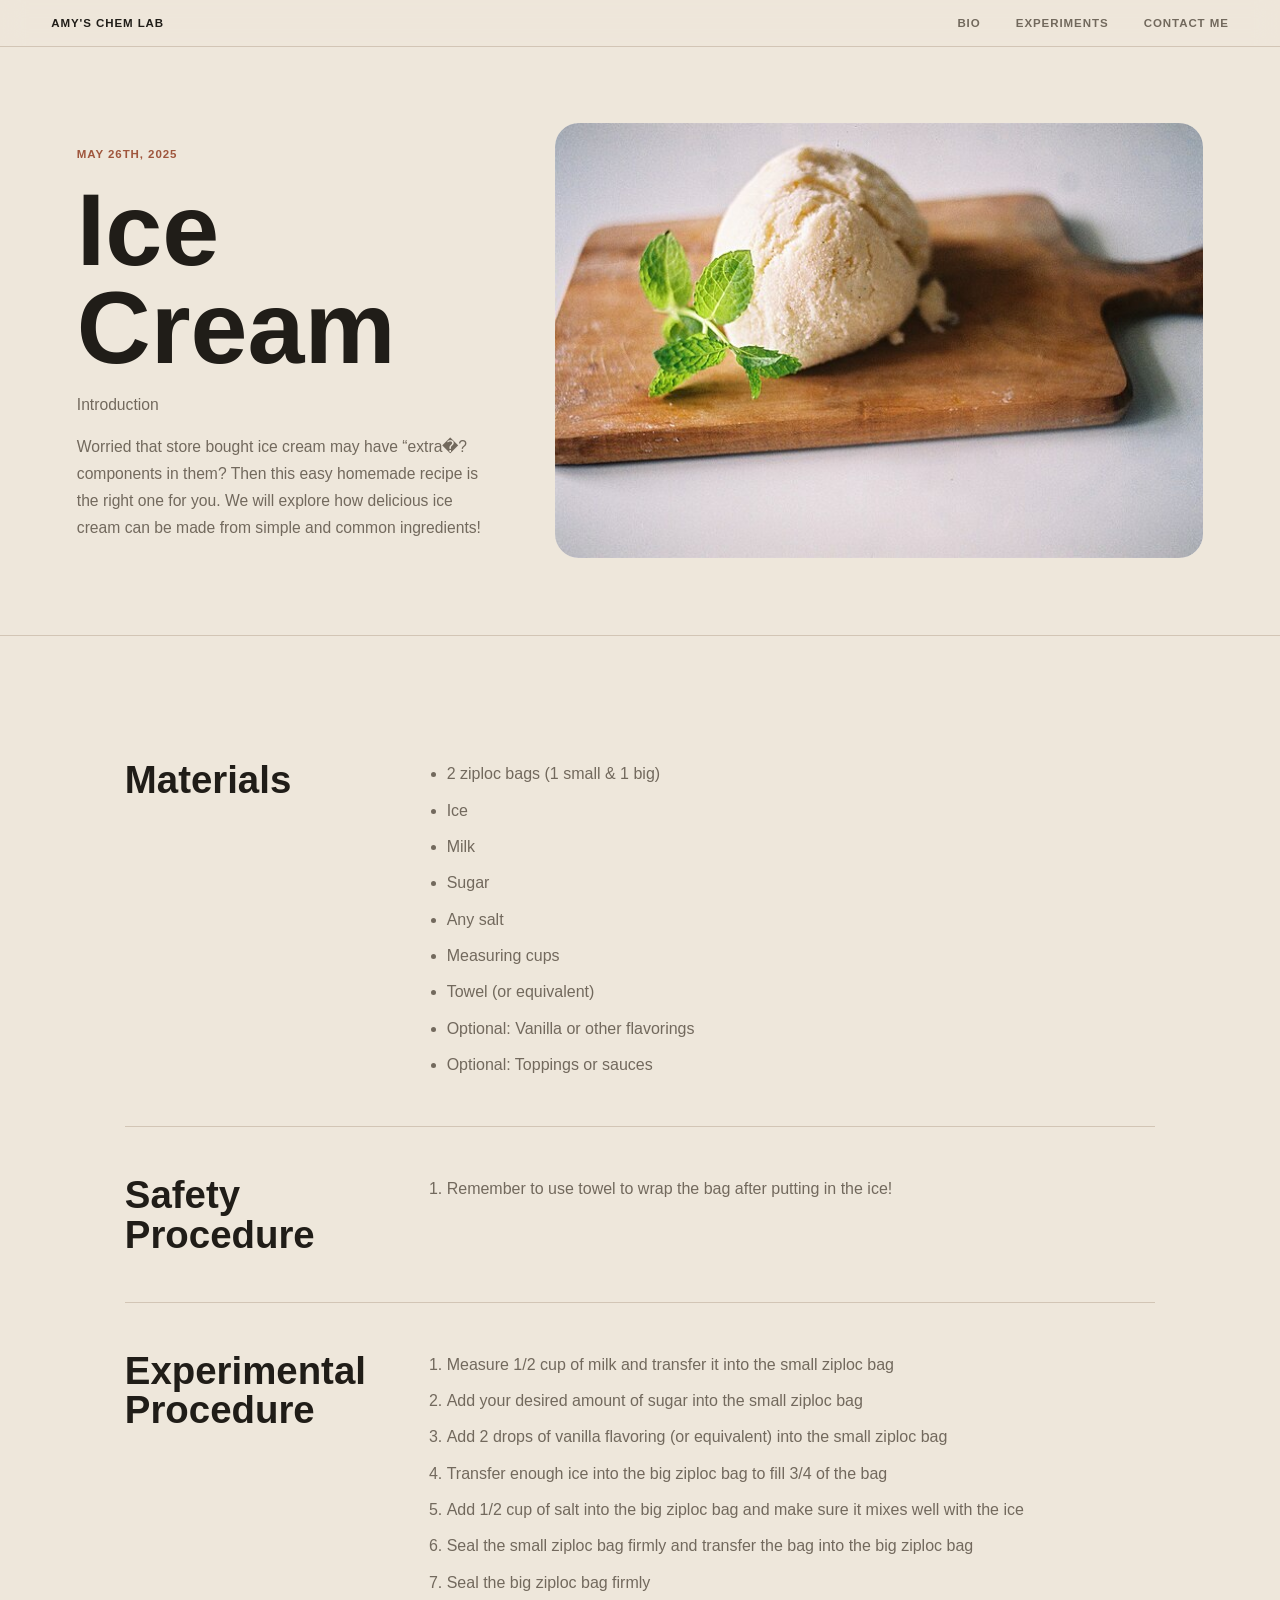
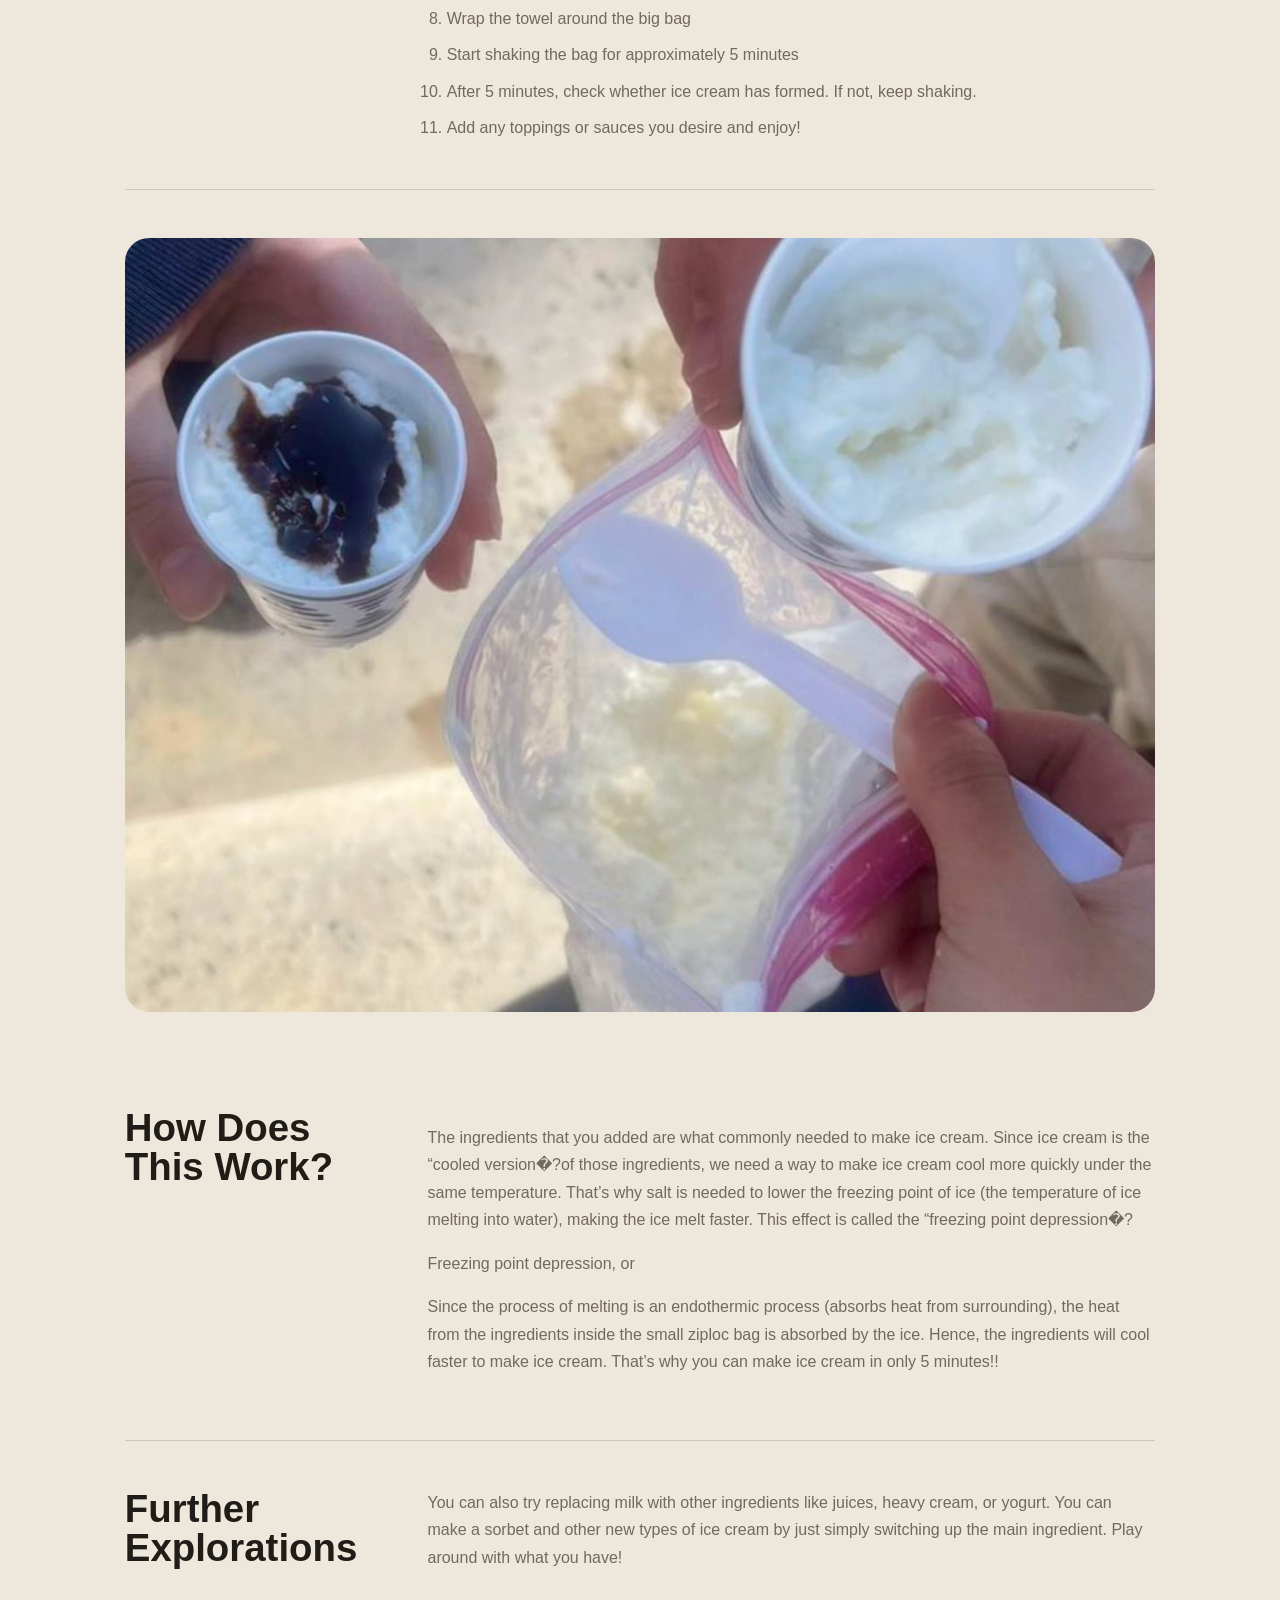
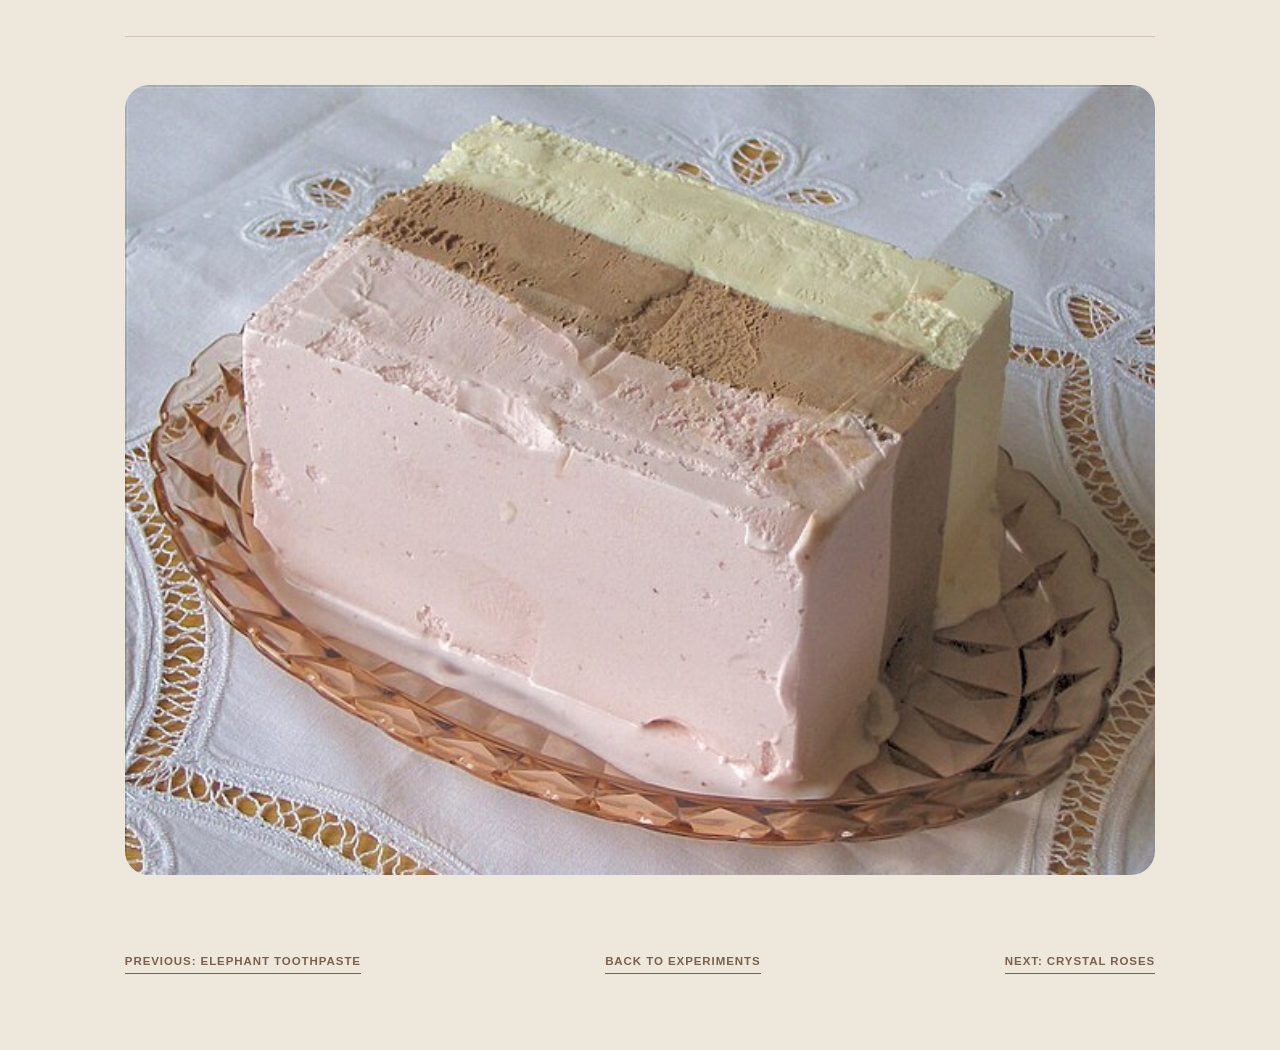
<file: experiments/ice-cream.html>
<!doctype html>
<html lang="en">
  <head><meta charset="utf-8" /><meta name="viewport" content="width=device-width, initial-scale=1" /><title>Ice Cream | Chemistry Experiments</title><link rel="stylesheet" href="../styles.css" /></head>
  <body>
    <header class="site-header"><a class="brand" href="../index.html#top">Amy's Chem Lab</a><nav aria-label="Main navigation"><a href="../index.html#bio">Bio</a><a href="../index.html#experiments">Experiments</a><a href="../index.html#contact">Contact me</a></nav></header>
    <main class="detail-main">
      <section class="detail-hero"><div><p class="tiny-label">May 26th, 2025</p><h1>Ice Cream</h1><p class="detail-summary">Introduction</p><p>Worried that store bought ice cream may have “extra�?components in them? Then this easy homemade recipe is the right one for you. We will explore how delicious ice cream can be made from simple and common ingredients!</p></div><figure class="photo detail-image" data-title="Ice Cream" data-image-key="ice-cream"><img src="../assets/ice-cream.jpg" alt="Ice Cream experiment" onerror="this.closest('.photo').classList.add('missing-image'); this.remove();" /></figure></section>
      <section class="detail-content">
        <article class="detail-section"><h2>Materials</h2><ul><li>2 ziploc bags (1 small &amp; 1 big)</li><li>Ice</li><li>Milk</li><li>Sugar</li><li>Any salt</li><li>Measuring cups</li><li>Towel (or equivalent)</li><li>Optional: Vanilla or other flavorings</li><li>Optional: Toppings or sauces</li></ul></article>
        <article class="detail-section"><h2>Safety Procedure</h2><ol><li>Remember to use towel to wrap the bag after putting in the ice!</li></ol></article>
        <article class="detail-section"><h2>Experimental Procedure</h2><ol><li>Measure 1/2 cup of milk and transfer it into the small ziploc bag</li><li>Add your desired amount of sugar into the small ziploc bag</li><li>Add 2 drops of vanilla flavoring (or equivalent) into the small ziploc bag</li><li>Transfer enough ice into the big ziploc bag to fill 3/4 of the bag</li><li>Add 1/2 cup of salt into the big ziploc bag and make sure it mixes well with the ice</li><li>Seal the small ziploc bag firmly and transfer the bag into the big ziploc bag</li><li>Seal the big ziploc bag firmly</li><li>Wrap the towel around the big bag</li><li>Start shaking the bag for approximately 5 minutes</li><li>After 5 minutes, check whether ice cream has formed. If not, keep shaking.</li><li>Add any toppings or sauces you desire and enjoy!</li></ol></article>
        <figure class="photo detail-inline-image" data-title="Ice Cream Procedure" data-image-key="ice-cream-procedure"><img src="../assets/ice-cream-procedure.jpg" alt="Ice Cream procedure" onerror="this.closest('.photo').classList.add('missing-image'); this.remove();" /></figure>
        <article class="detail-section"><h2>How Does This Work?</h2><div><p>The ingredients that you added are what commonly needed to make ice cream. Since ice cream is the “cooled version�?of those ingredients, we need a way to make ice cream cool more quickly under the same temperature. That’s why salt is needed to lower the freezing point of ice (the temperature of ice melting into water), making the ice melt faster. This effect is called the “freezing point depression�?</p><p>Freezing point depression, or</p><p>Since the process of melting is an endothermic process (absorbs heat from surrounding), the heat from the ingredients inside the small ziploc bag is absorbed by the ice. Hence, the ingredients will cool faster to make ice cream. That’s why you can make ice cream in only 5 minutes!!</p></div></article>
        <article class="detail-section"><h2>Further Explorations</h2><p>You can also try replacing milk with other ingredients like juices, heavy cream, or yogurt. You can make a sorbet and other new types of ice cream by just simply switching up the main ingredient. Play around with what you have!</p></article>
        <figure class="photo detail-inline-image" data-title="Ice Cream Further Explorations" data-image-key="ice-cream-further-explorations"><img src="../assets/ice-cream-further-explorations.jpg" alt="Ice Cream further explorations" onerror="this.closest('.photo').classList.add('missing-image'); this.remove();" /></figure>
        <div class="detail-actions">
          <a class="text-link" href="elephant-toothpaste.html">Previous: Elephant Toothpaste</a>
          <a class="text-link" href="../index.html#experiments">Back to experiments</a>
          <a class="text-link" href="crystal-roses.html">Next: Crystal Roses</a>
        </div>
      </section>
    </main>
    <script src="../script.js"></script>
  </body>
</html>
</file>
<file: styles.css>
:root {
  --paper: #eee7db;
  --paper-light: #f8f3eb;
  --ink: #201d18;
  --muted: #72695d;
  --rust: #9f563d;
  --line: #d2c5b5;
  --charcoal: #171512;
}

* {
  box-sizing: border-box;
}

html {
  scroll-behavior: smooth;
}

body {
  margin: 0;
  color: var(--ink);
  background: var(--paper);
  font-family: "Segoe UI", "Trebuchet MS", Arial, sans-serif;
}

img {
  display: block;
  width: 100%;
  height: 100%;
  object-fit: cover;
}

a {
  color: inherit;
}

.site-header {
  position: sticky;
  top: 0;
  z-index: 10;
  display: flex;
  align-items: center;
  justify-content: space-between;
  gap: 1rem;
  padding: 1.05rem clamp(1rem, 4vw, 4.5rem);
  background: rgba(238, 231, 219, 0.92);
  border-bottom: 1px solid var(--line);
  backdrop-filter: blur(12px);
}

.brand,
nav a,
.tiny-label,
.section-number,
.text-link {
  font-size: 0.72rem;
  font-weight: 700;
  letter-spacing: 0.08em;
  text-transform: uppercase;
}

.brand,
nav a,
.text-link {
  text-decoration: none;
}

nav {
  display: flex;
  gap: clamp(0.85rem, 3vw, 2.2rem);
  color: var(--muted);
}

.hero {
  display: grid;
  grid-template-columns: 0.95fr 1.05fr;
  min-height: 86vh;
  border-bottom: 1px solid var(--line);
}

.hero-title,
.hero-collage,
.bio-section,
.experiments,
.contact {
  padding: clamp(2rem, 6vw, 5rem);
}

.hero-title {
  display: flex;
  flex-direction: column;
  justify-content: center;
  background: var(--paper-light);
}

.tiny-label,
.section-number {
  margin: 0 0 1.05rem;
  color: var(--rust);
}

h1,
h2 {
  margin: 0;
  font-family: "Segoe UI", "Trebuchet MS", Arial, sans-serif;
  font-weight: 700;
  letter-spacing: 0;
}

h1 {
  max-width: 12ch;
  font-size: clamp(3.8rem, 9vw, 7.6rem);
  line-height: 0.95;
}

h2 {
  font-size: clamp(1.9rem, 4vw, 3.45rem);
  line-height: 1.02;
}

p {
  color: var(--muted);
  font-size: 0.98rem;
  line-height: 1.72;
}

.hero-summary {
  max-width: 27rem;
  margin: 1.4rem 0 0;
}

.text-link {
  display: inline-block;
  width: fit-content;
  margin-top: 1.7rem;
  padding-bottom: 0.35rem;
  color: #7b604b;
  border-bottom: 1px solid currentColor;
  transform-origin: left center;
  transition:
    color 160ms ease,
    transform 160ms ease;
}

.text-link:hover {
  color: #4f3a2d;
  transform: scale(1.045);
}

.hero-collage {
  position: relative;
  min-height: 34rem;
}

.photo {
  position: relative;
  margin: 0;
  overflow: hidden;
  background: #d8cdbc;
  border-radius: 1.5rem;
}

.photo-main {
  height: min(62vw, 40rem);
  max-height: 40rem;
}

.missing-image {
  display: grid;
  place-items: center;
  min-height: 18rem;
  background:
    linear-gradient(135deg, rgba(255, 255, 255, 0.32), rgba(255, 255, 255, 0)),
    #d8cdbc;
  border: 1px dashed rgba(32, 29, 24, 0.22);
}

.missing-image::after {
  content: attr(data-title);
  color: rgba(32, 29, 24, 0.72);
  font-size: 0.78rem;
  font-weight: 700;
  letter-spacing: 0.08em;
  text-transform: uppercase;
}

.missing-image.no-placeholder-label::after {
  content: "";
}

.missing-image.no-placeholder-label {
  border: 0;
  min-height: 0;
}

.paper-note {
  position: absolute;
  right: clamp(1rem, 6vw, 4.5rem);
  bottom: clamp(1rem, 6vw, 4.5rem);
  width: min(15rem, 42vw);
  padding: 1.25rem;
  background: #fffaf2;
  border: 1px solid var(--line);
  border-radius: 1.35rem;
}

.paper-note span {
  display: block;
  margin-bottom: 2rem;
  color: var(--rust);
  font-size: 0.72rem;
  font-weight: 700;
  letter-spacing: 0.08em;
  text-transform: uppercase;
}

.paper-note p {
  margin: 0;
  color: var(--ink);
  font-size: 1.2rem;
  font-weight: 700;
  line-height: 1.18;
}

.bio-section {
  background: #fffaf2;
  border-bottom: 1px solid var(--line);
}

.gallery-preview {
  padding: clamp(2rem, 6vw, 5rem);
  border-bottom: 1px solid var(--line);
  background: var(--paper);
}

.gallery-heading {
  max-width: 70rem;
  margin: 0 auto 1.5rem;
}

.gallery-heading h2 {
  max-width: 12ch;
}

.gallery-strip {
  display: grid;
  grid-template-columns: minmax(0, 0.8fr) minmax(0, 1.25fr) minmax(0, 0.8fr);
  gap: clamp(0.8rem, 2.2vw, 1.4rem);
  max-width: 70rem;
  margin: 0 auto;
  align-items: end;
}

.gallery-photo {
  aspect-ratio: 4 / 5;
}

.gallery-photo.wide {
  aspect-ratio: 16 / 10;
}

.bio-grid {
  display: grid;
  grid-template-columns: minmax(15rem, 0.72fr) minmax(0, 1fr);
  gap: clamp(2rem, 7vw, 6rem);
  align-items: center;
  max-width: 72rem;
  margin: 0 auto;
}

.bio-photo {
  aspect-ratio: 4 / 5;
}

.bio-photo img {
  object-position: 35% center;
  filter: saturate(0.82) contrast(0.96);
}

.bio-copy {
  max-width: 35rem;
}

.bio-copy h2 {
  margin-bottom: 1.35rem;
}

.experiments {
  background: var(--paper);
}

.section-intro {
  max-width: 70rem;
  margin: 0 auto clamp(2rem, 5vw, 4rem);
  padding-bottom: clamp(1.5rem, 4vw, 3rem);
  border-bottom: 1px solid var(--line);
}

.section-intro h2 {
  max-width: 12ch;
}

.section-intro p:last-child {
  max-width: 30rem;
}

.experiment {
  display: grid;
  grid-template-columns: minmax(0, 0.78fr) minmax(16rem, 1.22fr);
  gap: clamp(1.25rem, 4vw, 3rem);
  align-items: end;
  max-width: 70rem;
  margin: 0 auto clamp(1.2rem, 3vw, 2rem);
  padding: clamp(1rem, 2.6vw, 1.5rem);
  background: rgba(255, 250, 242, 0.55);
  border: 1px solid rgba(210, 197, 181, 0.82);
  border-radius: 1.8rem;
  transition:
    border-color 180ms ease,
    box-shadow 180ms ease,
    transform 180ms ease;
}

.experiment:hover {
  border-color: rgba(159, 86, 61, 0.32);
  box-shadow: 0 22px 48px rgba(32, 29, 24, 0.14);
  transform: translateY(-0.25rem);
}

.experiment.reverse {
  grid-template-columns: minmax(16rem, 1.22fr) minmax(0, 0.78fr);
}

.experiment.reverse .experiment-copy {
  order: 2;
}

.experiment.featured {
  grid-template-columns: minmax(0, 0.65fr) minmax(18rem, 1.35fr);
  background: #fffaf2;
}

.experiment-photo {
  aspect-ratio: 5 / 3.4;
}

.featured .experiment-photo {
  aspect-ratio: 16 / 9;
}

.experiment-copy {
  max-width: 31rem;
  padding: clamp(0.3rem, 1.6vw, 1rem);
}

.experiment-copy h2 {
  margin-bottom: 1rem;
  max-width: 100%;
  overflow-wrap: anywhere;
  word-break: normal;
  font-size: clamp(1.65rem, 3.4vw, 2.85rem);
  line-height: 1.08;
}

.experiment-copy h2.single-line-title {
  white-space: nowrap;
  font-size: clamp(1.45rem, 2.5vw, 2.35rem);
}

.experiment-copy p:not(.tiny-label) {
  margin-bottom: 0;
}

.contact {
  min-height: 28rem;
  color: #fffaf2;
  background: var(--charcoal);
}

.contact .tiny-label,
.contact p,
.contact h2 {
  color: inherit;
}

.contact p {
  max-width: 35rem;
  opacity: 0.74;
}

.contact-details {
  display: grid;
  gap: 0.75rem;
  margin: 1.5rem 0 2rem;
}

.contact-details a {
  width: fit-content;
  color: inherit;
  font-size: clamp(1.1rem, 2.5vw, 1.8rem);
  font-weight: 700;
  text-decoration: none;
  border-bottom: 1px solid rgba(255, 250, 242, 0.45);
}

.detail-main {
  background: var(--paper);
}

.detail-hero {
  display: grid;
  grid-template-columns: minmax(0, 0.78fr) minmax(18rem, 1.22fr);
  gap: clamp(1.5rem, 5vw, 4rem);
  align-items: end;
  padding: clamp(2rem, 6vw, 5rem);
  border-bottom: 1px solid var(--line);
}

.detail-hero h1 {
  font-size: clamp(3rem, 8vw, 6.8rem);
}

.detail-summary {
  max-width: 32rem;
}

.detail-image {
  aspect-ratio: auto;
}

.detail-image img,
.detail-inline-image img {
  display: block;
  width: 100%;
  object-fit: contain;
  height: auto;
  background: #fffaf2;
}

.detail-inline-image {
  max-width: 74rem;
  min-height: 0;
  max-height: none;
  margin: clamp(1.5rem, 4vw, 3rem) 0;
}

.diagram-image {
  min-height: 0;
  max-height: none;
  width: min(100%, 34rem);
  margin-left: auto;
  margin-right: auto;
  padding: 1.25rem;
  background: #fffaf2;
}

.diagram-image img {
  max-height: 12rem;
}

.detail-content {
  max-width: 74rem;
  margin: 0 auto;
  padding: clamp(2rem, 6vw, 5rem);
}

.detail-section {
  display: grid;
  grid-template-columns: minmax(10rem, 0.35fr) minmax(0, 1fr);
  gap: clamp(1.5rem, 4vw, 3rem);
  align-items: start;
  padding: clamp(1.6rem, 4vw, 3rem) 0;
  border-bottom: 1px solid var(--line);
}

.detail-section + .detail-section {
  border-top: 0;
}

.detail-inline-image + .detail-section {
  border-top: 0;
}

.detail-section h2 {
  font-size: clamp(1.45rem, 3vw, 2.4rem);
}

.detail-section p,
.detail-section li {
  color: var(--muted);
  font-size: 1rem;
  line-height: 1.72;
}

.detail-section > p {
  justify-self: start;
  margin-top: 0;
  text-align: left;
}

.acknowledgement-section {
  display: block;
}

.acknowledgement-section h2 {
  margin-bottom: 1rem;
}

.acknowledgement-section p {
  margin: 0;
  text-align: left;
}

.detail-section ul,
.detail-section ol {
  margin: 0;
  padding-left: 1.2rem;
}

.detail-section li + li {
  margin-top: 0.55rem;
}

.detail-actions {
  display: flex;
  flex-wrap: wrap;
  align-items: center;
  justify-content: space-between;
  gap: 1rem;
  padding-top: 2rem;
}

.detail-actions .text-link {
  margin-top: 0;
}

@media (max-width: 860px) {
  .detail-hero,
  .detail-section {
    grid-template-columns: 1fr;
  }
}

@media (max-width: 860px) {
  .site-header {
    align-items: flex-start;
    flex-direction: column;
  }

  .hero,
  .bio-grid,
  .gallery-strip,
  .experiment,
  .experiment.reverse,
  .experiment.featured {
    grid-template-columns: 1fr;
  }

  .hero {
    min-height: auto;
  }

  .hero-collage {
    min-height: auto;
  }

  .photo-main {
    height: 28rem;
  }

  .experiment.reverse .experiment-copy {
    order: 0;
  }
}

@media (max-width: 520px) {
  nav {
    width: 100%;
    justify-content: space-between;
  }

  h1 {
    font-size: clamp(3.2rem, 16vw, 4.5rem);
  }

  .paper-note {
    position: static;
    width: 100%;
    margin-top: 1rem;
  }

  .photo-main {
    height: 22rem;
  }

  .experiment {
    border-radius: 1.35rem;
  }
}
</file>
